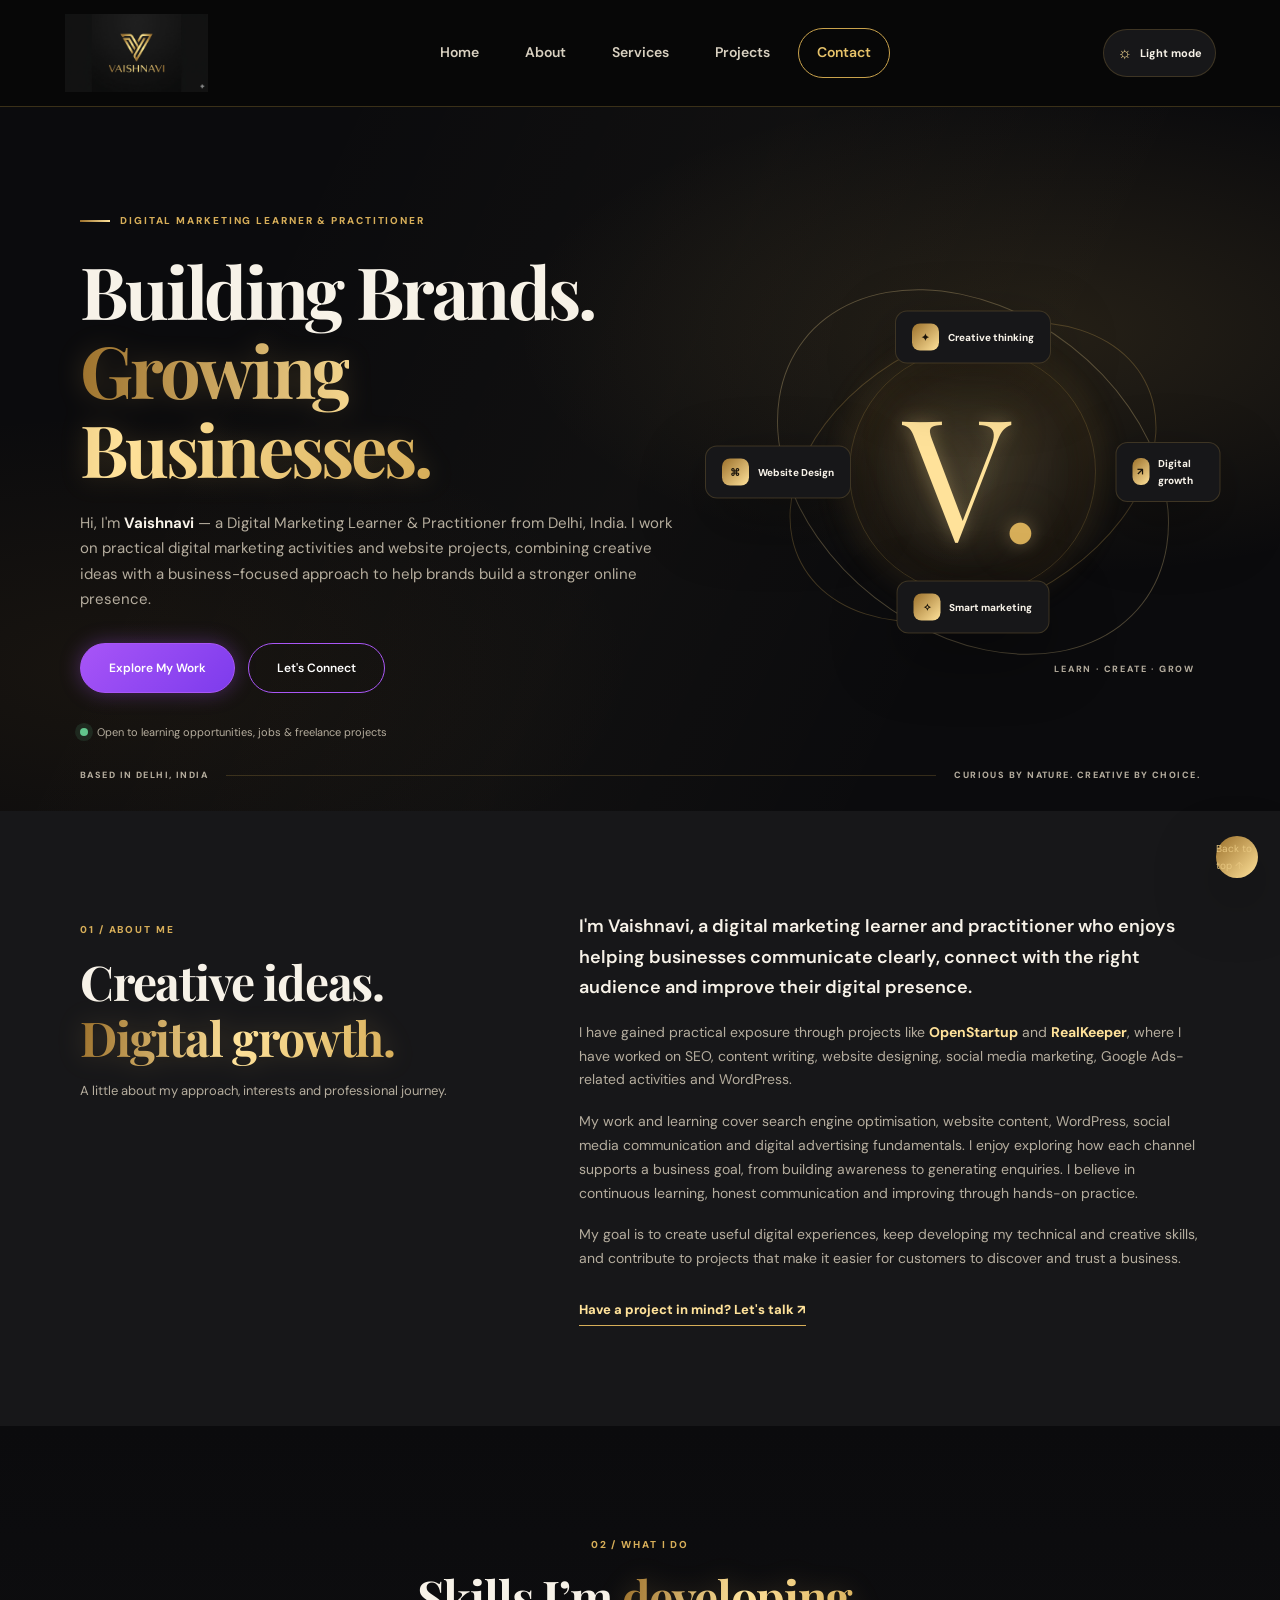
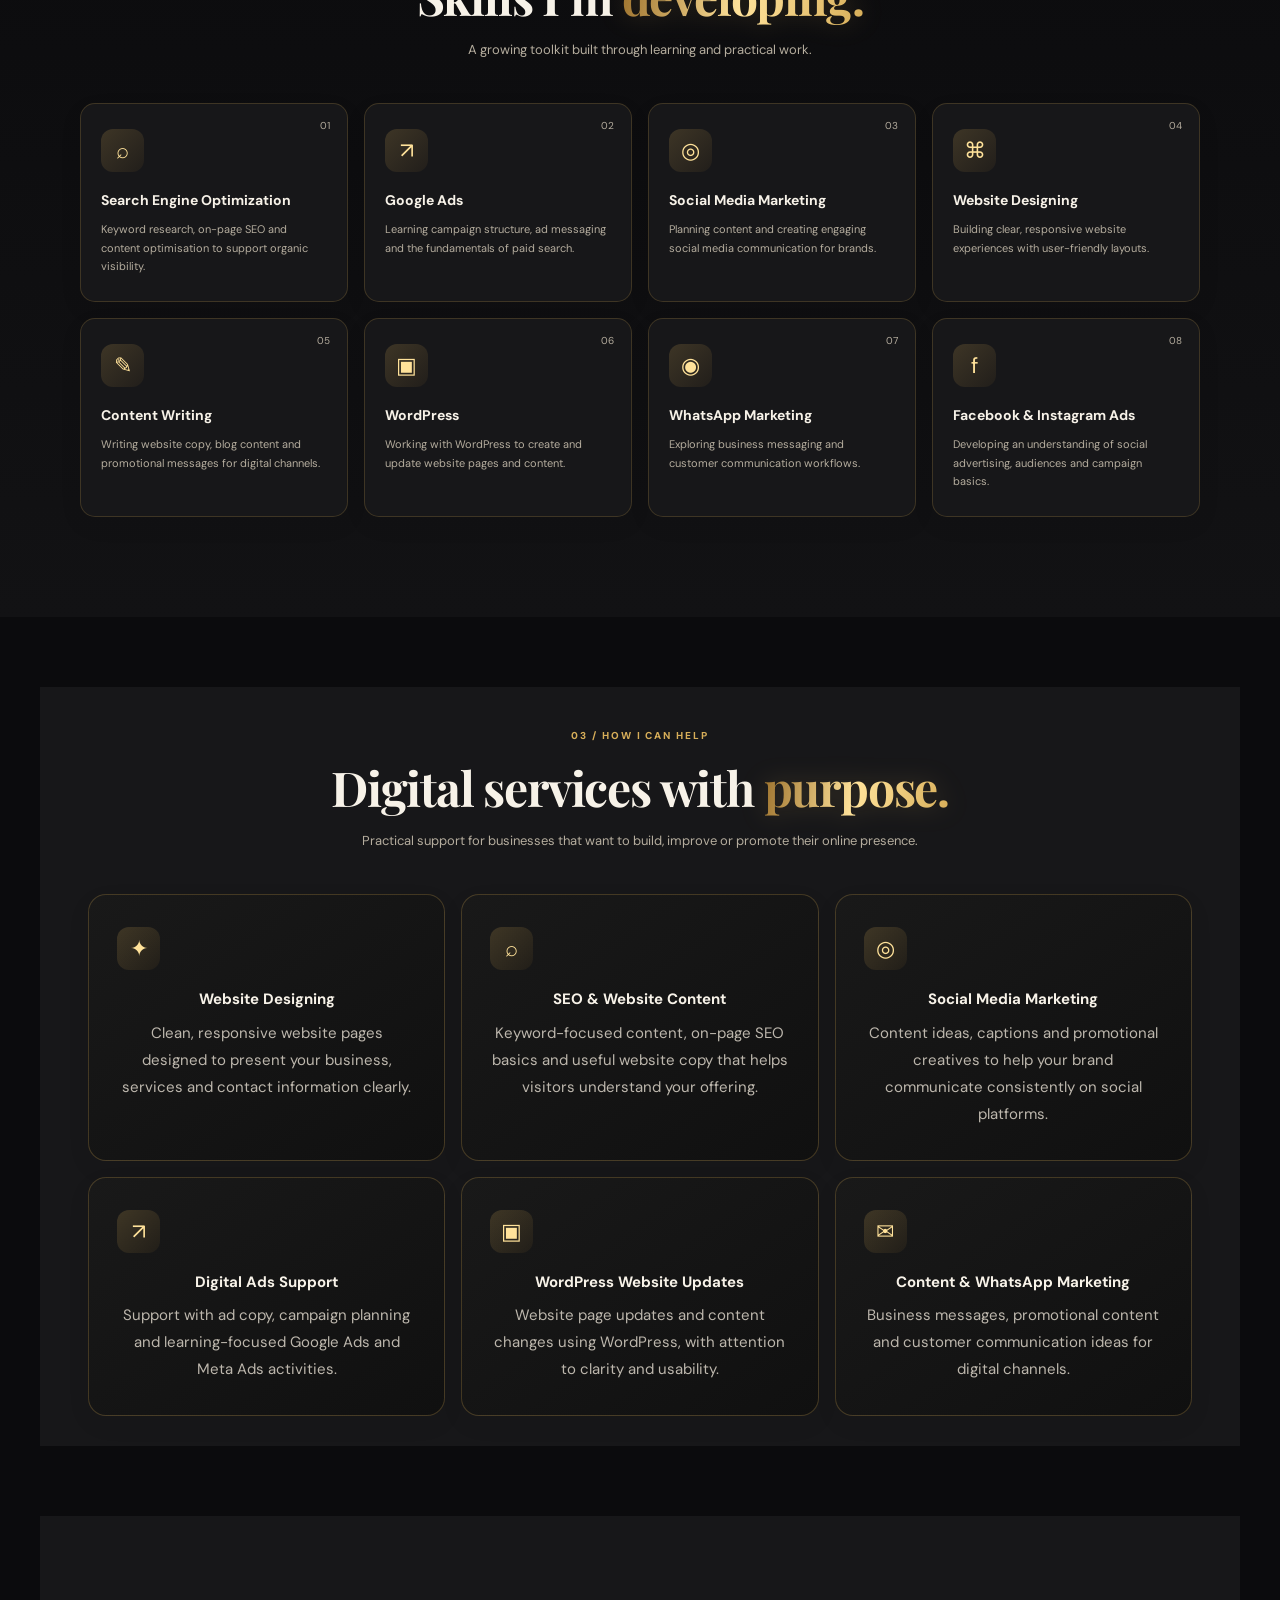
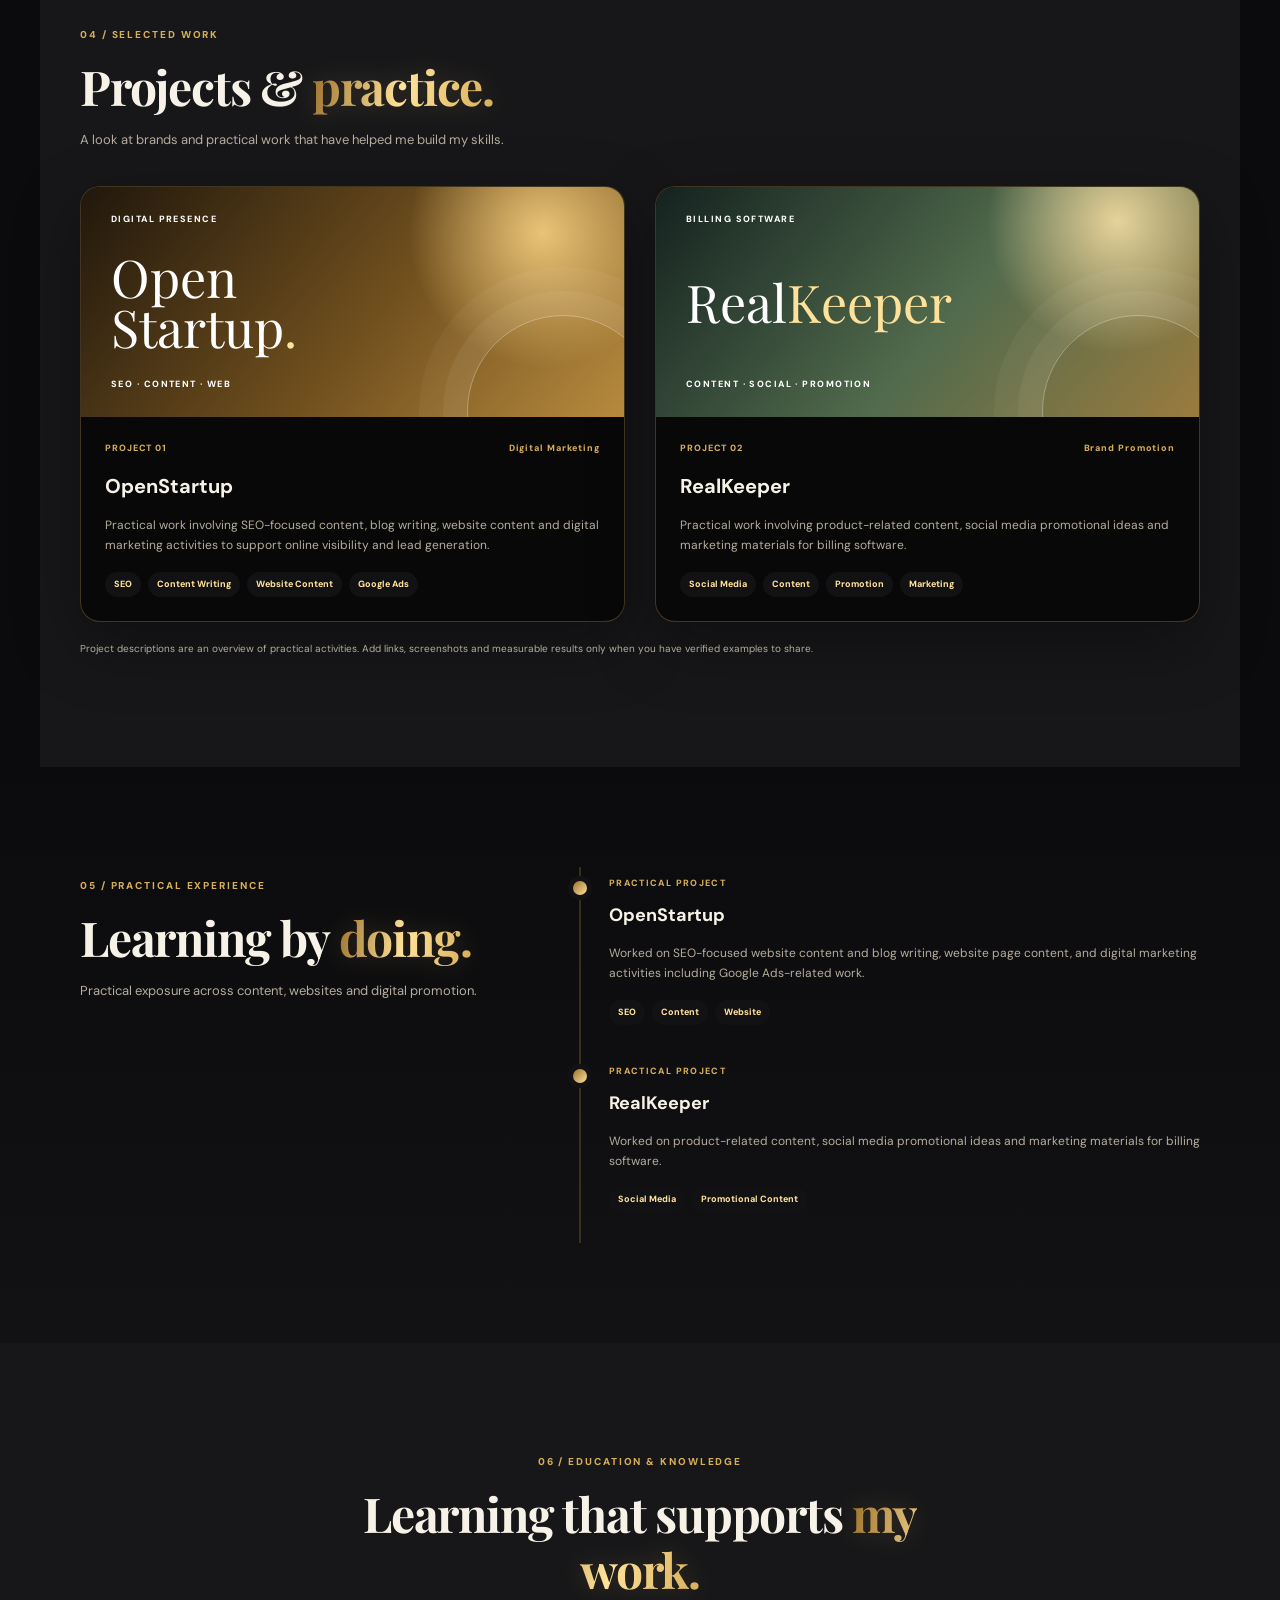
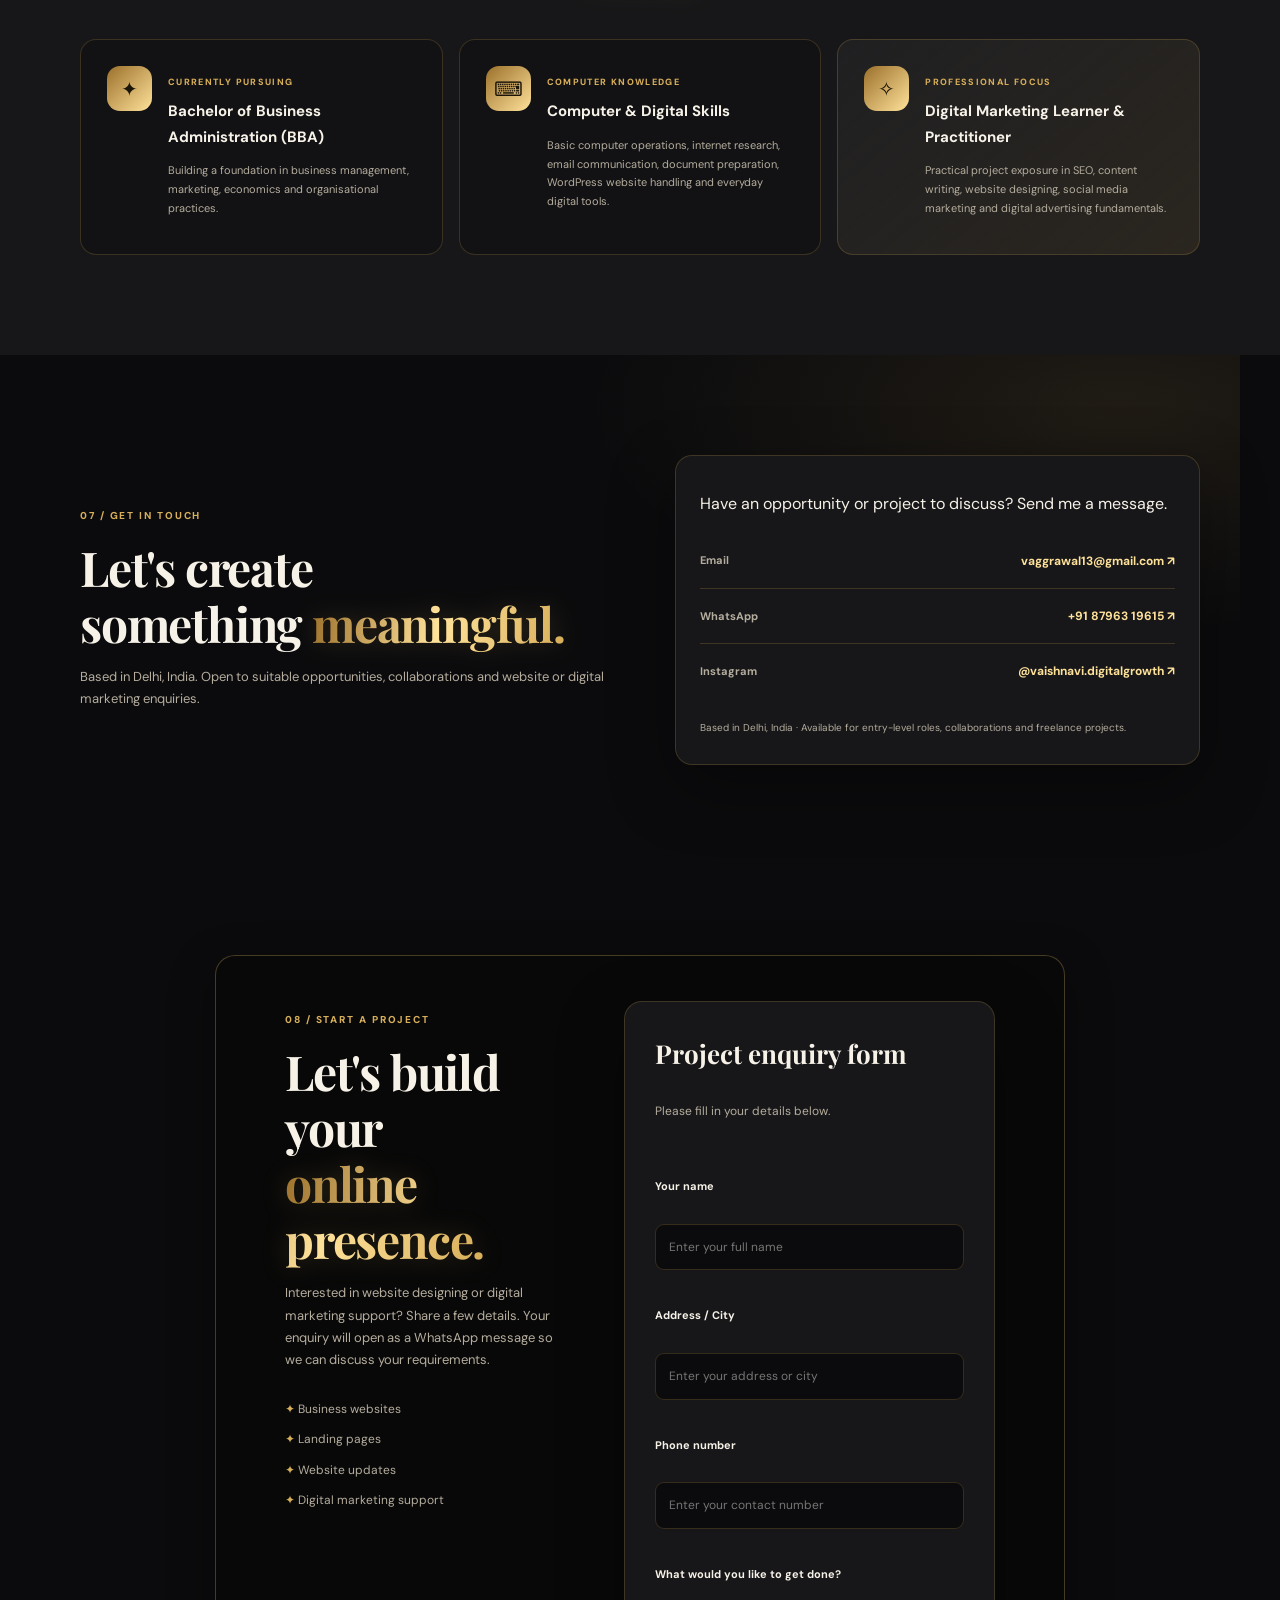
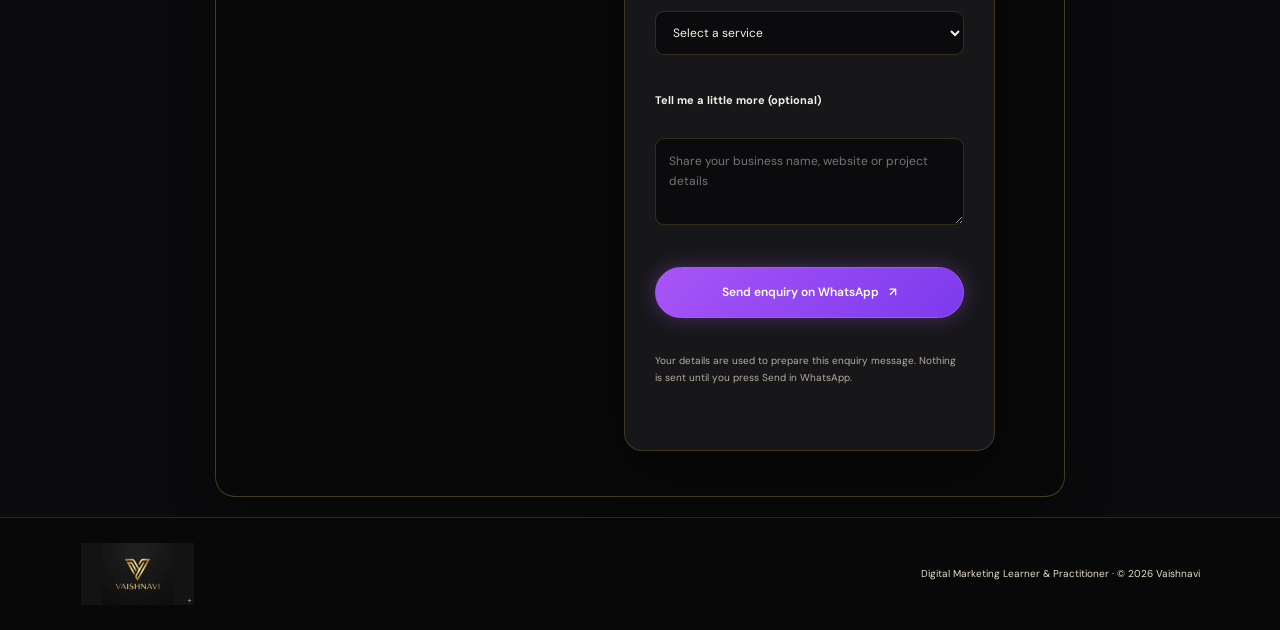
<file: index.html>
<!DOCTYPE html>
<html lang="en" data-theme="dark">
<head>
  <meta charset="UTF-8">
  <meta name="viewport" content="width=device-width, initial-scale=1.0">
  <meta name="description" content="Vaishnavi is a digital marketing learner and practitioner in Delhi, India, sharing practical work in website designing, SEO, WordPress, content writing and social media marketing." >
  <meta name="theme-color" content="#111111">
  <title>Vaishnavi | Digital Marketing & Website Design Portfolio | Delhi, India</title>
  <link rel="preconnect" href="https://fonts.googleapis.com">
  <link rel="preconnect" href="https://fonts.gstatic.com" crossorigin>
  <link href="https://fonts.googleapis.com/css2?family=DM+Sans:wght@400;500;600;700&family=Playfair+Display:wght@600;700&display=swap" rel="stylesheet">
  <link rel="stylesheet" href="style.css">
</head>
<body>
  <header class="site-header">
    <nav class="nav container" aria-label="Main navigation">
      <a class="brand brand-image" href="#home" aria-label="Vaishnavi home"><img src="vaishnavi-logo.jpg" alt="Vaishnavi gold monogram logo"></a>
      <button class="menu-toggle" id="menuToggle" aria-label="Open navigation" aria-expanded="false"><span></span><span></span><span></span></button>
      <div class="nav-links" id="navLinks">
<a href="index.html">Home</a>
<a href="about.html">About</a>
<a href="services.html">Services</a>
<a href="projects.html">Projects</a>
<a href="contact.html">Contact</a>
      </div>
      <button class="theme-toggle" id="themeToggle" type="button" aria-label="Switch to light theme"><span class="theme-icon">☼</span><span class="theme-label">Light mode</span></button>
    </nav>
  </header>

  <main>
    <section class="hero section" id="home">
      <div class="container hero-grid">
        <div class="hero-copy">
          <p class="eyebrow"><span class="eyebrow-line"></span> DIGITAL MARKETING LEARNER & PRACTITIONER</p>
<h1>Building Brands.<br><span class="gold-text">Growing Businesses.</span></h1>      
          <p class="hero-intro">Hi, I'm <strong>Vaishnavi</strong> — a Digital Marketing Learner & Practitioner from Delhi, India. I work on practical digital marketing activities and website projects, combining creative ideas with a business-focused approach to help brands build a stronger online presence.</p>
          <div class="hero-actions">

<a href="#projects" class="btn btn-primary">Explore My Work</a>

<a href="#contact" class="btn btn-secondary">Let's Connect</a>
          </div>
          <div class="hero-note"><span class="availability-dot"></span> Open to learning opportunities, jobs & freelance projects</div>
        </div>
        <div class="hero-visual" aria-label="Decorative gold portfolio graphic">
          <div class="orbit orbit-one"></div><div class="orbit orbit-two"></div>
          <div class="hero-monogram">V<span>.</span></div>


<div class="card-orbit-track">

  <div class="floating-card orbit-card card-top">
    <span class="mini-icon">✦</span>
    <span>Creative thinking</span>
  </div>

  <div class="floating-card orbit-card card-bottom">
    <span class="mini-icon">↗</span>
    <span>Digital growth</span>
  </div>

  <div class="floating-card orbit-card card-third">
    <span class="mini-icon">✧</span>
    <span>Smart marketing</span>
  </div>

  <div class="floating-card orbit-card card-fourth">
    <span class="mini-icon">⌘</span>
    <span>Website Design</span>
  </div>

</div>
          <div class="visual-caption">LEARN · CREATE · GROW</div>
        </div>
      </div>
      <div class="container hero-bottom"><span>BASED IN DELHI, INDIA</span><span class="hero-bottom-line"></span><span>CURIOUS BY NATURE. CREATIVE BY CHOICE.</span></div>
    </section>

    <section class="section about-section" id="about">
      <div class="container two-column">
        <div class="section-heading">
          <p class="eyebrow">01 / ABOUT ME</p>
          <h2>Creative ideas.<br><span class="gold-text">Digital growth.</span></h2>
          <p class="section-kicker">A little about my approach, interests and professional journey.</p>
        </div>
        <div class="about-copy">
          <p class="lead">I'm Vaishnavi, a digital marketing learner and practitioner who enjoys helping businesses communicate clearly, connect with the right audience and improve their digital presence.</p>
          <p>I have gained practical exposure through projects like <strong>OpenStartup</strong> and <strong>RealKeeper</strong>, where I have worked on SEO, content writing, website designing, social media marketing, Google Ads-related activities and WordPress.</p>
          <p>My work and learning cover search engine optimisation, website content, WordPress, social media communication and digital advertising fundamentals. I enjoy exploring how each channel supports a business goal, from building awareness to generating enquiries. I believe in continuous learning, honest communication and improving through hands-on practice.</p>
          <p>My goal is to create useful digital experiences, keep developing my technical and creative skills, and contribute to projects that make it easier for customers to discover and trust a business.</p>
          <a class="text-link" href="#contact">Have a project in mind? <span>Let's talk ↗</span></a>
        </div>
      </div>
    </section>

    <section class="section skills-section" id="skills">
      <div class="container">
        <div class="section-heading centered">
          <p class="eyebrow">02 / WHAT I DO</p>
          <h2>Skills I’m <span class="gold-text">developing.</span></h2>
          <p class="section-kicker">A growing toolkit built through learning and practical work.</p>
        </div>
        <div class="skills-grid">
          <article class="skill-card"><span class="skill-number">01</span><div class="skill-symbol">⌕</div><h3>Search Engine Optimization</h3><p>Keyword research, on-page SEO and content optimisation to support organic visibility.</p></article>
          <article class="skill-card"><span class="skill-number">02</span><div class="skill-symbol">↗</div><h3>Google Ads</h3><p>Learning campaign structure, ad messaging and the fundamentals of paid search.</p></article>
          <article class="skill-card"><span class="skill-number">03</span><div class="skill-symbol">◎</div><h3>Social Media Marketing</h3><p>Planning content and creating engaging social media communication for brands.</p></article>
          <article class="skill-card"><span class="skill-number">04</span><div class="skill-symbol">⌘</div><h3>Website Designing</h3><p>Building clear, responsive website experiences with user-friendly layouts.</p></article>
          <article class="skill-card"><span class="skill-number">05</span><div class="skill-symbol">✎</div><h3>Content Writing</h3><p>Writing website copy, blog content and promotional messages for digital channels.</p></article>
          <article class="skill-card"><span class="skill-number">06</span><div class="skill-symbol">▣</div><h3>WordPress</h3><p>Working with WordPress to create and update website pages and content.</p></article>
          <article class="skill-card"><span class="skill-number">07</span><div class="skill-symbol">◉</div><h3>WhatsApp Marketing</h3><p>Exploring business messaging and customer communication workflows.</p></article>
          <article class="skill-card"><span class="skill-number">08</span><div class="skill-symbol">f</div><h3>Facebook & Instagram Ads</h3><p>Developing an understanding of social advertising, audiences and campaign basics.</p></article>
        </div>
      </div>
    </section>


    <section class="section services-section" id="services">
      <div class="container">
        <div class="section-heading centered">
          <p class="eyebrow">03 / HOW I CAN HELP</p>
          <h2>Digital services with <span class="gold-text">purpose.</span></h2>
          <p class="section-kicker">Practical support for businesses that want to build, improve or promote their online presence.</p>
        </div>
        <div class="services-grid">
          <article class="service-card"><span class="service-icon">✦</span><h3>Website Designing</h3><p>Clean, responsive website pages designed to present your business, services and contact information clearly.</p></article>
          <article class="service-card"><span class="service-icon">⌕</span><h3>SEO & Website Content</h3><p>Keyword-focused content, on-page SEO basics and useful website copy that helps visitors understand your offering.</p></article>
          <article class="service-card"><span class="service-icon">◎</span><h3>Social Media Marketing</h3><p>Content ideas, captions and promotional creatives to help your brand communicate consistently on social platforms.</p></article>
          <article class="service-card"><span class="service-icon">↗</span><h3>Digital Ads Support</h3><p>Support with ad copy, campaign planning and learning-focused Google Ads and Meta Ads activities.</p></article>
          <article class="service-card"><span class="service-icon">▣</span><h3>WordPress Website Updates</h3><p>Website page updates and content changes using WordPress, with attention to clarity and usability.</p></article>
          <article class="service-card"><span class="service-icon">✉</span><h3>Content & WhatsApp Marketing</h3><p>Business messages, promotional content and customer communication ideas for digital channels.</p></article>
        </div>
      </div>
    </section>

    <section class="section projects-section" id="projects">
      <div class="container">
        <div class="section-heading">
          <p class="eyebrow">04 / SELECTED WORK</p>
          <h2>Projects & <span class="gold-text">practice.</span></h2>
          <p class="section-kicker">A look at brands and practical work that have helped me build my skills.</p>
        </div>
        <div class="projects-grid">
          <article class="project-card">
            <div class="project-art startup-art"><span class="project-art-label">DIGITAL PRESENCE</span><span class="project-art-title">Open<br>Startup<span>.</span></span><span class="project-art-bottom">SEO · CONTENT · WEB</span></div>
            <div class="project-info"><div class="project-meta"><span>PROJECT 01</span><span>Digital Marketing</span></div><h3>OpenStartup</h3><p>Practical work involving SEO-focused content, blog writing, website content and digital marketing activities to support online visibility and lead generation.</p><div class="tag-row"><span>SEO</span><span>Content Writing</span><span>Website Content</span><span>Google Ads</span></div></div>
          </article>
          <article class="project-card">
            <div class="project-art keeper-art"><span class="project-art-label">BILLING SOFTWARE</span><span class="project-art-title">Real<span>Keeper</span></span><span class="project-art-bottom">CONTENT · SOCIAL · PROMOTION</span></div>
            <div class="project-info"><div class="project-meta"><span>PROJECT 02</span><span>Brand Promotion</span></div><h3>RealKeeper</h3><p>Practical work involving product-related content, social media promotional ideas and marketing materials for billing software.</p><div class="tag-row"><span>Social Media</span><span>Content</span><span>Promotion</span><span>Marketing</span></div></div>
          </article>
        </div>
        <p class="project-disclaimer">Project descriptions are an overview of practical activities. Add links, screenshots and measurable results only when you have verified examples to share.</p>
      </div>
    </section>

    <section class="section experience-section" id="experience">
      <div class="container two-column">
        <div class="section-heading">
          <p class="eyebrow">05 / PRACTICAL EXPERIENCE</p>
          <h2>Learning by <span class="gold-text">doing.</span></h2>
          <p class="section-kicker">Practical exposure across content, websites and digital promotion.</p>
        </div>
        <div class="timeline">
          <article class="timeline-item"><span class="timeline-dot"></span><p class="timeline-label">PRACTICAL PROJECT</p><h3>OpenStartup</h3><p>Worked on SEO-focused website content and blog writing, website page content, and digital marketing activities including Google Ads-related work.</p><div class="tag-row"><span>SEO</span><span>Content</span><span>Website</span></div></article>
          <article class="timeline-item"><span class="timeline-dot"></span><p class="timeline-label">PRACTICAL PROJECT</p><h3>RealKeeper</h3><p>Worked on product-related content, social media promotional ideas and marketing materials for billing software.</p><div class="tag-row"><span>Social Media</span><span>Promotional Content</span></div></article>
        </div>
      </div>
    </section>

    <section class="section education-section" id="education">
      <div class="container">
        <div class="section-heading centered">
          <p class="eyebrow">06 / EDUCATION & KNOWLEDGE</p>
          <h2>Learning that supports <span class="gold-text">my work.</span></h2>
        </div>
        <div class="education-grid">
          <article class="education-card">
            <span class="education-icon">✦</span>
            <div><p class="timeline-label">CURRENTLY PURSUING</p><h3>Bachelor of Business Administration (BBA)</h3><p>Building a foundation in business management, marketing, economics and organisational practices.</p></div>
          </article>
          <article class="education-card">
            <span class="education-icon">⌨</span>
            <div><p class="timeline-label">COMPUTER KNOWLEDGE</p><h3>Computer & Digital Skills</h3><p>Basic computer operations, internet research, email communication, document preparation, WordPress website handling and everyday digital tools.</p></div>
          </article>
          <article class="education-card education-highlight">
            <span class="education-icon">✧</span>
            <div><p class="timeline-label">PROFESSIONAL FOCUS</p><h3>Digital Marketing Learner & Practitioner</h3><p>Practical project exposure in SEO, content writing, website designing, social media marketing and digital advertising fundamentals.</p></div>
          </article>
        </div>
      </div>
    </section>

    <section class="section contact-section" id="contact">
      <div class="container contact-wrap">
        <div class="section-heading">
          <p class="eyebrow">07 / GET IN TOUCH</p>
          <h2>Let's create<br>something <span class="gold-text">meaningful.</span></h2>
          <p class="section-kicker">Based in Delhi, India. Open to suitable opportunities, collaborations and website or digital marketing enquiries.</p>
        </div>
        <div class="contact-panel">
          <p>Have an opportunity or project to discuss? Send me a message.</p>
          <a class="contact-link" href="mailto:vaggrawal13@gmail.com"><span>Email</span><strong>vaggrawal13@gmail.com ↗</strong></a>
          <a class="contact-link" href="https://wa.me/918796319615" target="_blank" rel="noopener noreferrer"><span>WhatsApp</span><strong>+91 87963 19615 ↗</strong></a>
          <a class="contact-link" href="https://www.instagram.com/vaishnavi.digitalgrowth/" target="_blank" rel="noopener noreferrer"><span>Instagram</span><strong>@vaishnavi.digitalgrowth ↗</strong></a>
          <p class="contact-note">Based in Delhi, India · Available for entry-level roles, collaborations and freelance projects.</p>
        </div>
      </div>
    </section>

    <section class="section enquiry-section" id="enquiry">
      <div class="container enquiry-wrap">
        <div class="section-heading">
          <p class="eyebrow">08 / START A PROJECT</p>
          <h2>Let's build your<br><span class="gold-text">online presence.</span></h2>
          <p class="section-kicker">Interested in website designing or digital marketing support? Share a few details. Your enquiry will open as a WhatsApp message so we can discuss your requirements.</p>
          <div class="enquiry-points"><span>✦ Business websites</span><span>✦ Landing pages</span><span>✦ Website updates</span><span>✦ Digital marketing support</span></div>
        </div>
        <form class="enquiry-form" id="enquiryForm">
          <h3>Project enquiry form</h3>
          <p class="form-intro">Please fill in your details below.</p>
          <label for="visitorName">Your name</label>
          <input id="visitorName" name="name" type="text" placeholder="Enter your full name" required>
          <label for="visitorAddress">Address / City</label>
          <input id="visitorAddress" name="address" type="text" placeholder="Enter your address or city" required>
          <label for="visitorPhone">Phone number</label>
          <input id="visitorPhone" name="phone" type="tel" inputmode="tel" pattern="[0-9+() -]{8,18}" placeholder="Enter your contact number" required>
          <label for="visitorService">What would you like to get done?</label>
          <select id="visitorService" name="service" required>
            <option value="">Select a service</option>
            <option>New business website</option>
            <option>Website redesign</option>
            <option>Landing page</option>
            <option>WordPress website or updates</option>
            <option>SEO and website content</option>
            <option>Social media marketing</option>
            <option>Google Ads / Meta Ads support</option>
            <option>Other requirement</option>
          </select>
          <label for="visitorMessage">Tell me a little more (optional)</label>
          <textarea id="visitorMessage" name="message" rows="3" placeholder="Share your business name, website or project details"></textarea>
          <button class="btn btn-primary form-submit" type="submit">Send enquiry on WhatsApp <span>↗</span></button>
          <p class="form-privacy">Your details are used to prepare this enquiry message. Nothing is sent until you press Send in WhatsApp.</p>
          <p class="form-status" id="formStatus" role="status" aria-live="polite"></p>
        </form>
      </div>
    </section>


  </main>

  <footer class="footer"><div class="container footer-inner"><a class="brand brand-image footer-brand" href="#home"><img src="vaishnavi-logo.jpg" alt="Vaishnavi logo"></a><p>Digital Marketing Learner & Practitioner · © <span id="year"></span> Vaishnavi</p><a class="back-top" href="#home">Back to top ↑</a></div></footer>
  <script src="script.js"></script>
</body>
</html>
</file>
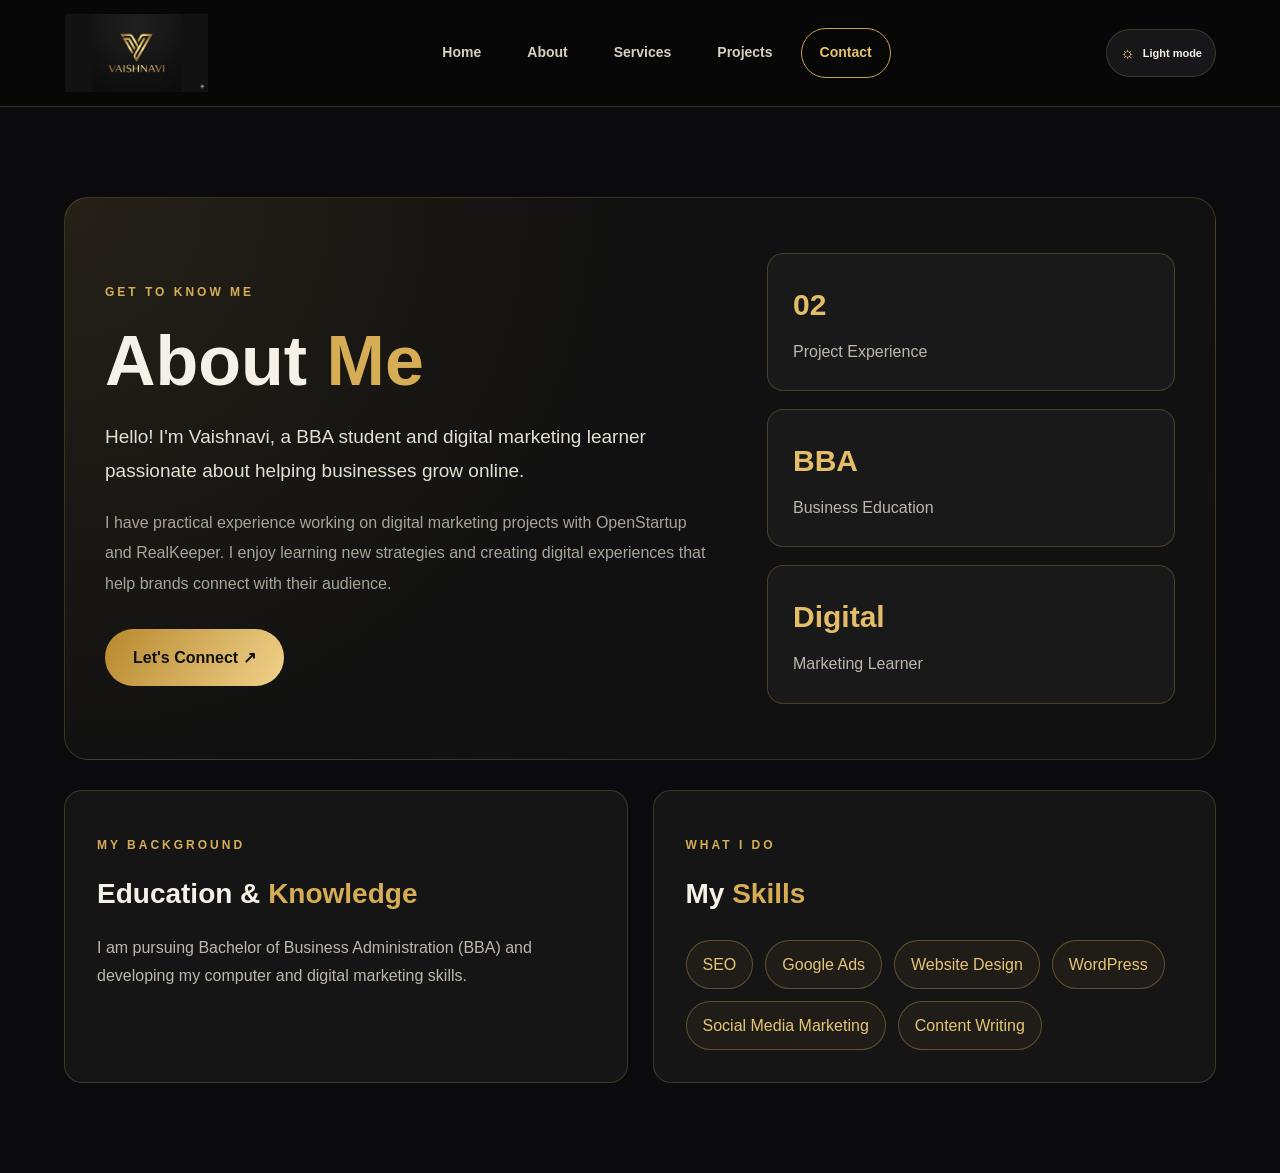
<file: about.html>
<!DOCTYPE html>
<html lang="en">
<head>
  <meta charset="UTF-8">
  <meta name="viewport" content="width=device-width, initial-scale=1.0">

  <title>About Vaishnavi | Digital Marketing</title>

  <link rel="stylesheet" href="style.css">
</head>

<body>

   <header class="site-header">
    <nav class="nav container" aria-label="Main navigation">
      <a class="brand brand-image" href="#home" aria-label="Vaishnavi home"><img src="vaishnavi-logo.jpg" alt="Vaishnavi gold monogram logo"></a>
      <button class="menu-toggle" id="menuToggle" aria-label="Open navigation" aria-expanded="false"><span></span><span></span><span></span></button>
      <div class="nav-links" id="navLinks">
<a href="index.html">Home</a>
<a href="about.html">About</a>
<a href="services.html">Services</a>
<a href="projects.html">Projects</a>
<a href="contact.html">Contact</a>
      </div>
      <button class="theme-toggle" id="themeToggle" type="button" aria-label="Switch to light theme"><span class="theme-icon">☼</span><span class="theme-label">Light mode</span></button>
    </nav>
  </header>


<section class="about-page">
  <div class="about-hero">
    <div class="about-intro">
      <p class="about-eyebrow">GET TO KNOW ME</p>

      <h1>
        About <span>Me</span>
      </h1>

      <p class="about-lead">
        Hello! I'm Vaishnavi, a BBA student and digital
        marketing learner passionate about helping
        businesses grow online.
      </p>

      <p class="about-description">
        I have practical experience working on digital
        marketing projects with OpenStartup and RealKeeper.
        I enjoy learning new strategies and creating digital
        experiences that help brands connect with their audience.
      </p>

      <a href="contact.html" class="about-button">
        Let's Connect ↗
      </a>
    </div>

    <div class="about-highlight">
      <div class="about-highlight-card">
        <span class="highlight-number">02</span>
        <p>Project Experience</p>
      </div>

      <div class="about-highlight-card">
        <span class="highlight-number">BBA</span>
        <p>Business Education</p>
      </div>

      <div class="about-highlight-card">
        <span class="highlight-number">Digital</span>
        <p>Marketing Learner</p>
      </div>
    </div>
  </div>

  <div class="about-details">
    <div class="about-info-card">
      <p class="about-eyebrow">MY BACKGROUND</p>
      <h2>Education & <span>Knowledge</span></h2>
      <p>
        I am pursuing Bachelor of Business Administration
        (BBA) and developing my computer and digital
        marketing skills.
      </p>
    </div>

    <div class="about-info-card">
      <p class="about-eyebrow">WHAT I DO</p>
      <h2>My <span>Skills</span></h2>

      <div class="about-skill-list">
        <span>SEO</span>
        <span>Google Ads</span>
        <span>Website Design</span>
        <span>WordPress</span>
        <span>Social Media Marketing</span>
        <span>Content Writing</span>
      </div>
    </div>
  </div>
</section>
</body>
</html>
</file>
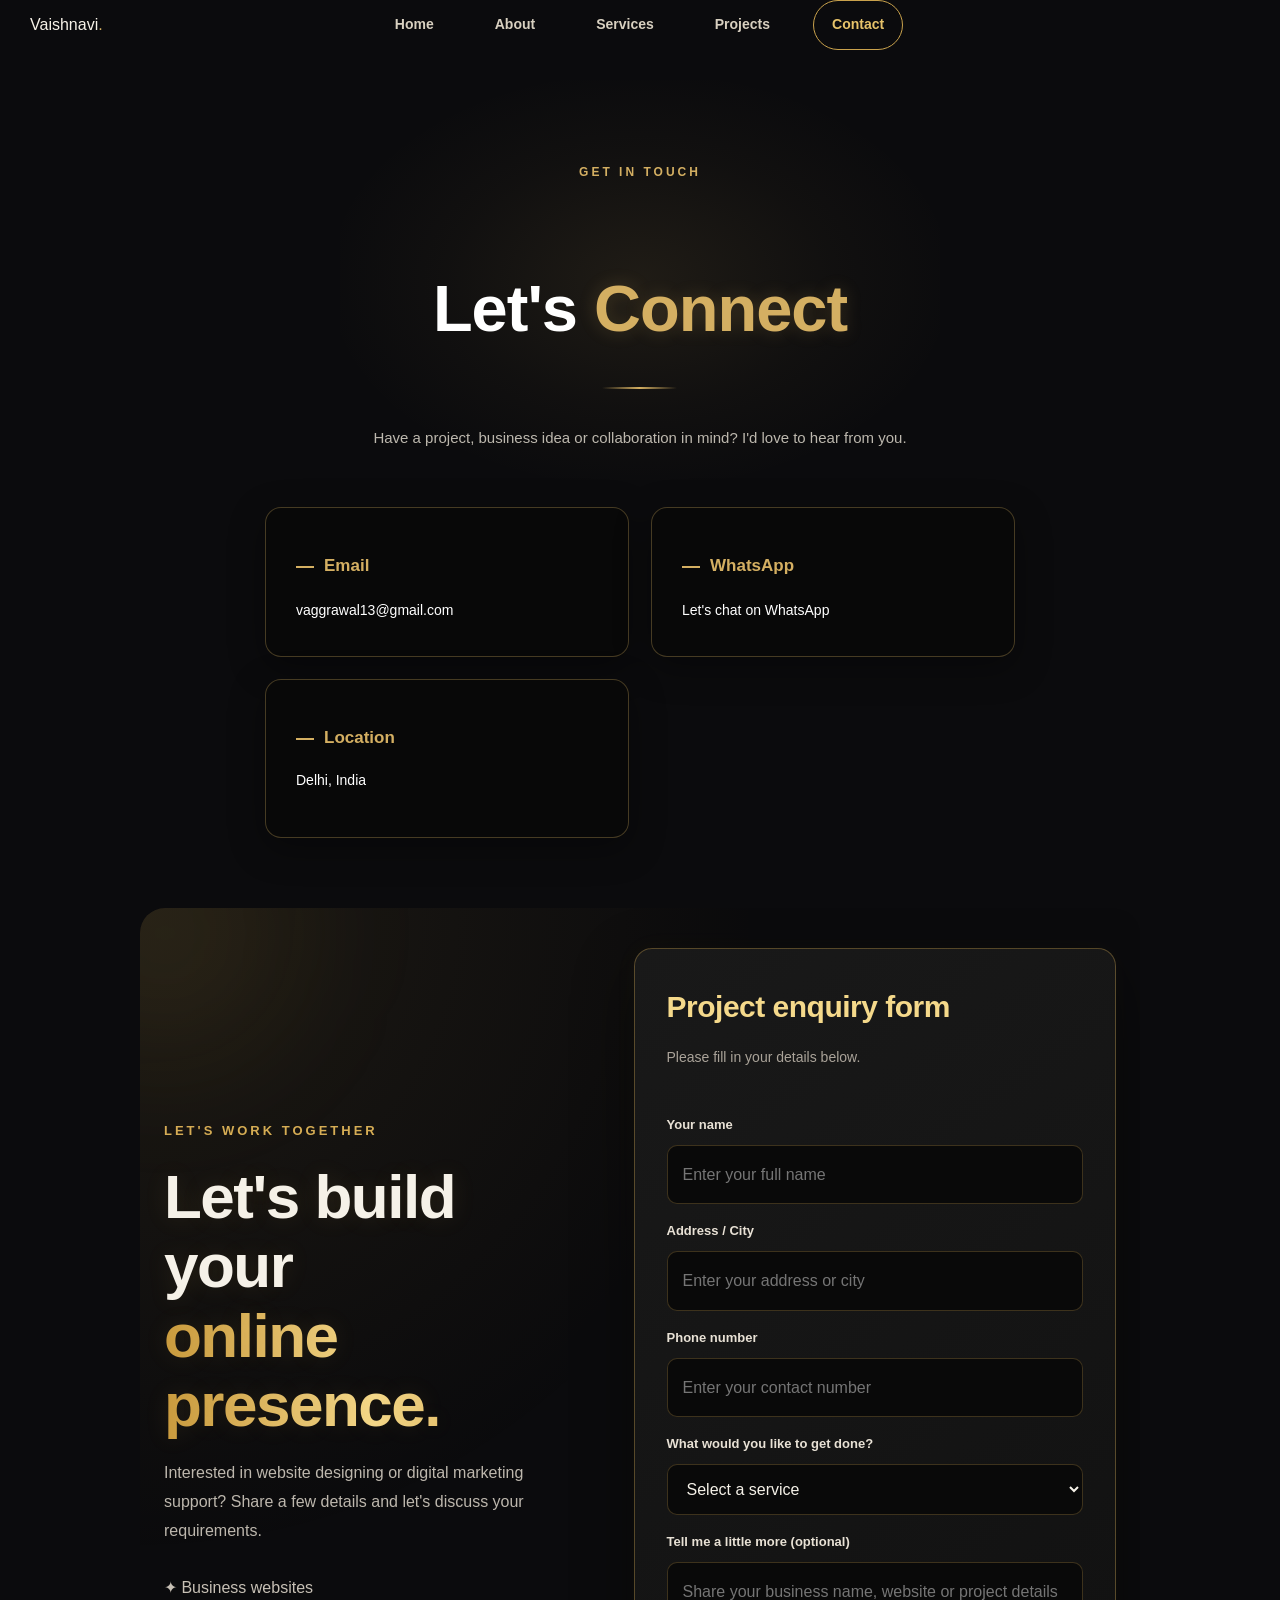
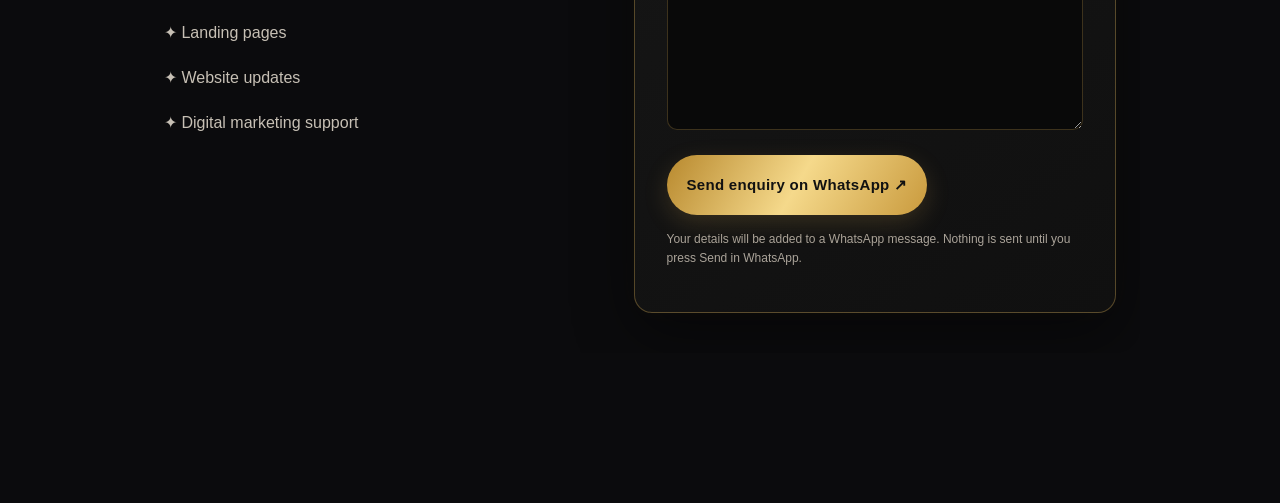
<file: contact.html>
<!DOCTYPE html>
<html lang="en">
<head>
  <meta charset="UTF-8">
  <meta name="viewport" content="width=device-width, initial-scale=1.0">
  <title>Contact | Vaishnavi Aggarwal</title>
  <link rel="stylesheet" href="style.css">
</head>

<body>

  <nav class="navbar">
    <a href="index.html" class="logo">
      Vaishnavi<span class="gold-text">.</span>
    </a>

    <div class="nav-links" id="navLinks">
      <a href="index.html">Home</a>
      <a href="about.html">About</a>
      <a href="services.html">Services</a>
      <a href="projects.html">Projects</a>
      <a href="contact.html">Contact</a>
    </div>
  </nav>

  <main class="contact-page">

    <section class="contact-heading">
      <p class="contact-label">GET IN TOUCH</p>

      <h1>
        Let's <span class="gold-text">Connect</span>
      </h1>

      <p>
        Have a project, business idea or collaboration in mind?
        I'd love to hear from you.
      </p>
    </section>

    <section class="contact-card">

      <div class="contact-item">
        <h2>Email</h2>
        <a href="mailto:vaggrawal13@gmail.com">
          vaggrawal13@gmail.com
        </a>
      </div>

      <div class="contact-item">
        <h2>WhatsApp</h2>
        <a href="https://wa.me/918796319615"
           target="_blank"
           rel="noopener noreferrer">
          Let's chat on WhatsApp
        </a>
      </div>

      <div class="contact-item">
        <h2>Location</h2>
        <p>Delhi, India</p>
      </div>

    </section>

<section class="portfolio-enquiry" id="enquiry">
  <div class="enquiry-intro">
    <p class="enquiry-label">LET'S WORK TOGETHER</p>
    <h1>Let's build your <span>online presence.</span></h1>
    <p class="enquiry-description">
      Interested in website designing or digital marketing support?
      Share a few details and let's discuss your requirements.
    </p>
    <ul class="enquiry-services">
      <li>✦ Business websites</li>
      <li>✦ Landing pages</li>
      <li>✦ Website updates</li>
      <li>✦ Digital marketing support</li>
    </ul>
  </div>

  <div class="enquiry-card">
    <h2>Project enquiry form</h2>
    <p class="enquiry-subtitle">Please fill in your details below.</p>

    <form id="whatsappEnquiryForm">
      <label for="enquiryName">Your name</label>
      <input type="text" id="enquiryName" placeholder="Enter your full name" required>

      <label for="enquiryAddress">Address / City</label>
      <input type="text" id="enquiryAddress" placeholder="Enter your address or city" required>

      <label for="enquiryPhone">Phone number</label>
      <input type="tel" id="enquiryPhone" placeholder="Enter your contact number" required>

      <label for="enquiryService">What would you like to get done?</label>
      <select id="enquiryService" required>
        <option value="">Select a service</option>
        <option>Website Design</option>
        <option>Landing Page</option>
        <option>SEO Services</option>
        <option>Google Ads</option>
        <option>Social Media Marketing</option>
        <option>WordPress Website</option>
        <option>Content Writing</option>
        <option>Other</option>
      </select>

      <label for="enquiryDetails">Tell me a little more (optional)</label>
      <textarea id="enquiryDetails" placeholder="Share your business name, website or project details" rows="5"></textarea>

      <button type="submit" class="enquiry-submit">
        Send enquiry on WhatsApp ↗
      </button>

      <p class="enquiry-note">
        Your details will be added to a WhatsApp message.
        Nothing is sent until you press Send in WhatsApp.
      </p>
    </form>
  </div>
</section>

  </main>

<script>
document.getElementById("whatsappEnquiryForm").addEventListener("submit", function(event) {
  event.preventDefault();

  const name = document.getElementById("enquiryName").value.trim();
  const address = document.getElementById("enquiryAddress").value.trim();
  const phone = document.getElementById("enquiryPhone").value.trim();
  const service = document.getElementById("enquiryService").value;
  const details = document.getElementById("enquiryDetails").value.trim();

  const message =
    "Hello Vaishnavi! I am interested in your services.\n\n" +
    "Name: " + name + "\n" +
    "Address / City: " + address + "\n" +
    "Phone: " + phone + "\n" +
    "Service: " + service + "\n" +
    "Project Details: " + details;

  const whatsappNumber = "918796319615";

  const whatsappURL =
    "https://wa.me/" + whatsappNumber + "?text=" + encodeURIComponent(message);

  window.open(whatsappURL, "_blank");
});
</script>

</body>
</html>
</file>
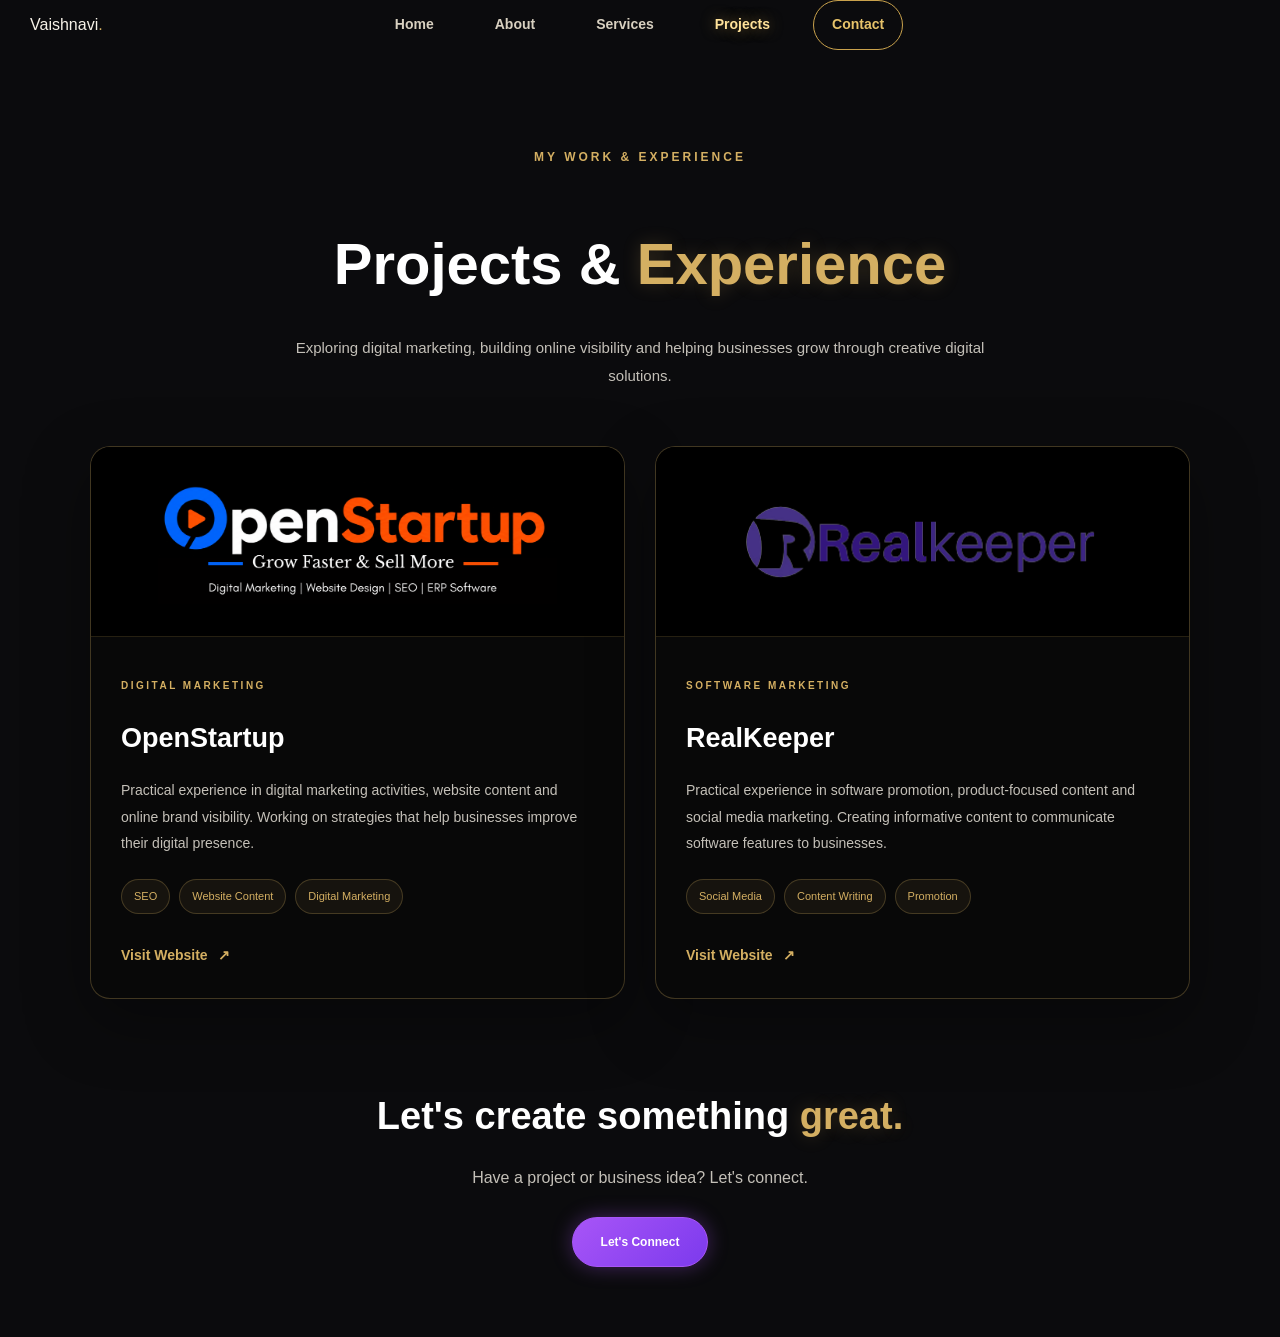
<file: projects.html>
<!DOCTYPE html>
<html lang="en">
<head>
  <meta charset="UTF-8">
  <meta name="viewport" content="width=device-width, initial-scale=1.0">

  <title>Projects | Vaishnavi Aggarwal</title>

  <link rel="stylesheet" href="style.css">
</head>

<body>

  <!-- NAVBAR -->
  <nav class="navbar">
    <a href="index.html" class="logo">
      Vaishnavi<span class="gold-text">.</span>
    </a>

    <div class="nav-links">
      <a href="index.html">Home</a>
      <a href="about.html">About</a>
      <a href="services.html">Services</a>
      <a href="projects.html" class="active">Projects</a>
      <a href="contact.html">Contact</a>
    </div>
  </nav>

  <!-- PROJECTS PAGE -->
  <main class="projects-page">

    <section class="projects-heading">
      <p class="projects-label">MY WORK & EXPERIENCE</p>

      <h1>
        Projects &amp; <span class="gold-text">Experience</span>
      </h1>

      <p class="projects-description">
        Exploring digital marketing, building online visibility
        and helping businesses grow through creative digital
        solutions.
      </p>
    </section>

    <!-- PROJECT CARDS -->
    <section class="projects-grid">

      <!-- OPENSTARTUP -->
      <article class="project-card">

        <div class="project-logo-area">
          <img
            src="openstartup-logo.png"
            alt="OpenStartup original logo"
            class="project-logo openstartup-logo"
          >
        </div>

        <div class="project-details">

          <p class="project-type">DIGITAL MARKETING</p>

          <h2>OpenStartup</h2>

          <p class="project-description">
            Practical experience in digital marketing activities,
            website content and online brand visibility.
            Working on strategies that help businesses improve
            their digital presence.
          </p>

          <div class="project-skills">
            <span>SEO</span>
            <span>Website Content</span>
            <span>Digital Marketing</span>
          </div>

          <a
            href="https://openstartup.in/"
            target="_blank"
            rel="noopener noreferrer"
            class="project-website-link"
          >
            Visit Website <span>↗</span>
          </a>

        </div>
      </article>

      <!-- REALKEEPER -->
      <article class="project-card">

        <div class="project-logo-area">
          <img
            src="realkeeper-logo.png"
            alt="RealKeeper original logo"
            class="project-logo realkeeper-logo"
          >
        </div>

        <div class="project-details">

          <p class="project-type">SOFTWARE MARKETING</p>

          <h2>RealKeeper</h2>

          <p class="project-description">
            Practical experience in software promotion,
            product-focused content and social media marketing.
            Creating informative content to communicate
            software features to businesses.
          </p>

          <div class="project-skills">
            <span>Social Media</span>
            <span>Content Writing</span>
            <span>Promotion</span>
          </div>

          <a
            href="https://realkeeper.in/"
            target="_blank"
            rel="noopener noreferrer"
            class="project-website-link"
          >
            Visit Website <span>↗</span>
          </a>

        </div>
      </article>

    </section>

    <!-- BOTTOM CTA -->
    <section class="projects-contact">
      <h2>
        Let's create something
        <span class="gold-text">great.</span>
      </h2>

      <p>
        Have a project or business idea? Let's connect.
      </p>

      <a href="contact.html" class="btn btn-primary">
        Let's Connect
      </a>
    </section>

  </main>

</body>
</html>
</file>
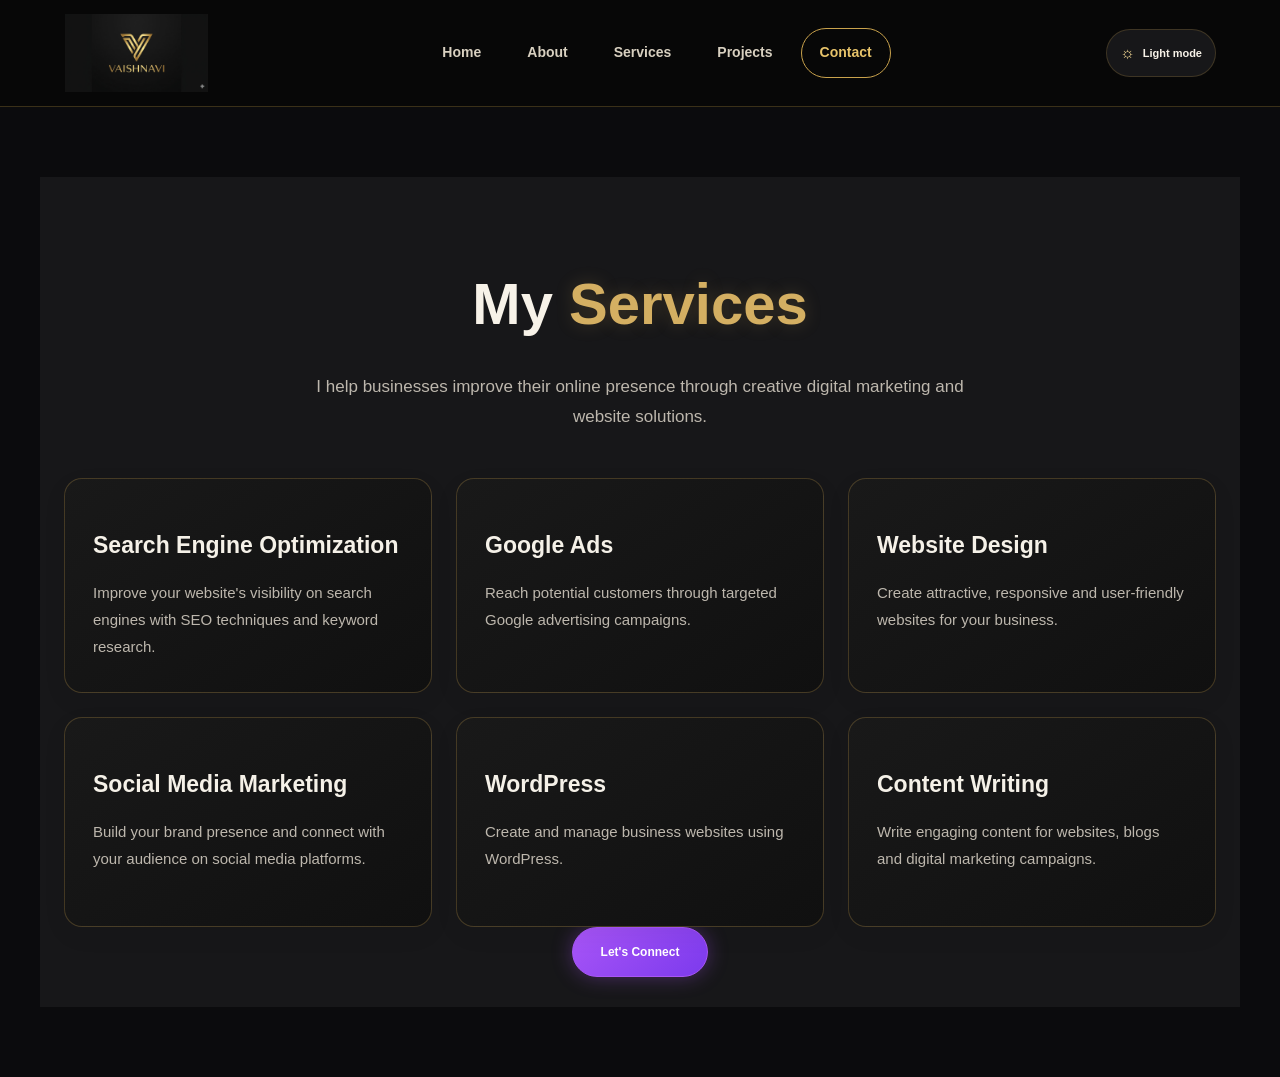
<file: services.html>
<!DOCTYPE html>
<html lang="en">
<head>
  <meta charset="UTF-8">
  <meta name="viewport" content="width=device-width, initial-scale=1.0">

  <title>Digital Marketing Services | Vaishnavi</title>

  <link rel="stylesheet" href="style.css">
</head>

<body>

   <header class="site-header">
    <nav class="nav container" aria-label="Main navigation">
      <a class="brand brand-image" href="#home" aria-label="Vaishnavi home"><img src="vaishnavi-logo.jpg" alt="Vaishnavi gold monogram logo"></a>
      <button class="menu-toggle" id="menuToggle" aria-label="Open navigation" aria-expanded="false"><span></span><span></span><span></span></button>
      <div class="nav-links" id="navLinks">
<a href="index.html">Home</a>
<a href="about.html">About</a>
<a href="services.html">Services</a>
<a href="projects.html">Projects</a>
<a href="contact.html">Contact</a>
      </div>
      <button class="theme-toggle" id="themeToggle" type="button" aria-label="Switch to light theme"><span class="theme-icon">☼</span><span class="theme-label">Light mode</span></button>
    </nav>
  </header>

  <section class="services-section">
    <h1>My <span class="gold-text">Services</span></h1>

    <p>
      I help businesses improve their online presence through
      creative digital marketing and website solutions.
    </p>

    <div class="services-container">

      <div class="service-card">
        <h2>Search Engine Optimization</h2>
        <p>
          Improve your website's visibility on search engines
          with SEO techniques and keyword research.
        </p>
      </div>

      <div class="service-card">
        <h2>Google Ads</h2>
        <p>
          Reach potential customers through targeted Google
          advertising campaigns.
        </p>
      </div>

      <div class="service-card">
        <h2>Website Design</h2>
        <p>
          Create attractive, responsive and user-friendly
          websites for your business.
        </p>
      </div>

      <div class="service-card">
        <h2>Social Media Marketing</h2>
        <p>
          Build your brand presence and connect with your
          audience on social media platforms.
        </p>
      </div>

      <div class="service-card">
        <h2>WordPress</h2>
        <p>
          Create and manage business websites using
          WordPress.
        </p>
      </div>

      <div class="service-card">
        <h2>Content Writing</h2>
        <p>
          Write engaging content for websites, blogs
          and digital marketing campaigns.
        </p>
      </div>

    </div>

    <a href="contact.html" class="btn btn-primary">
      Let's Connect
    </a>
  </section>

</body>
</html>
</file>
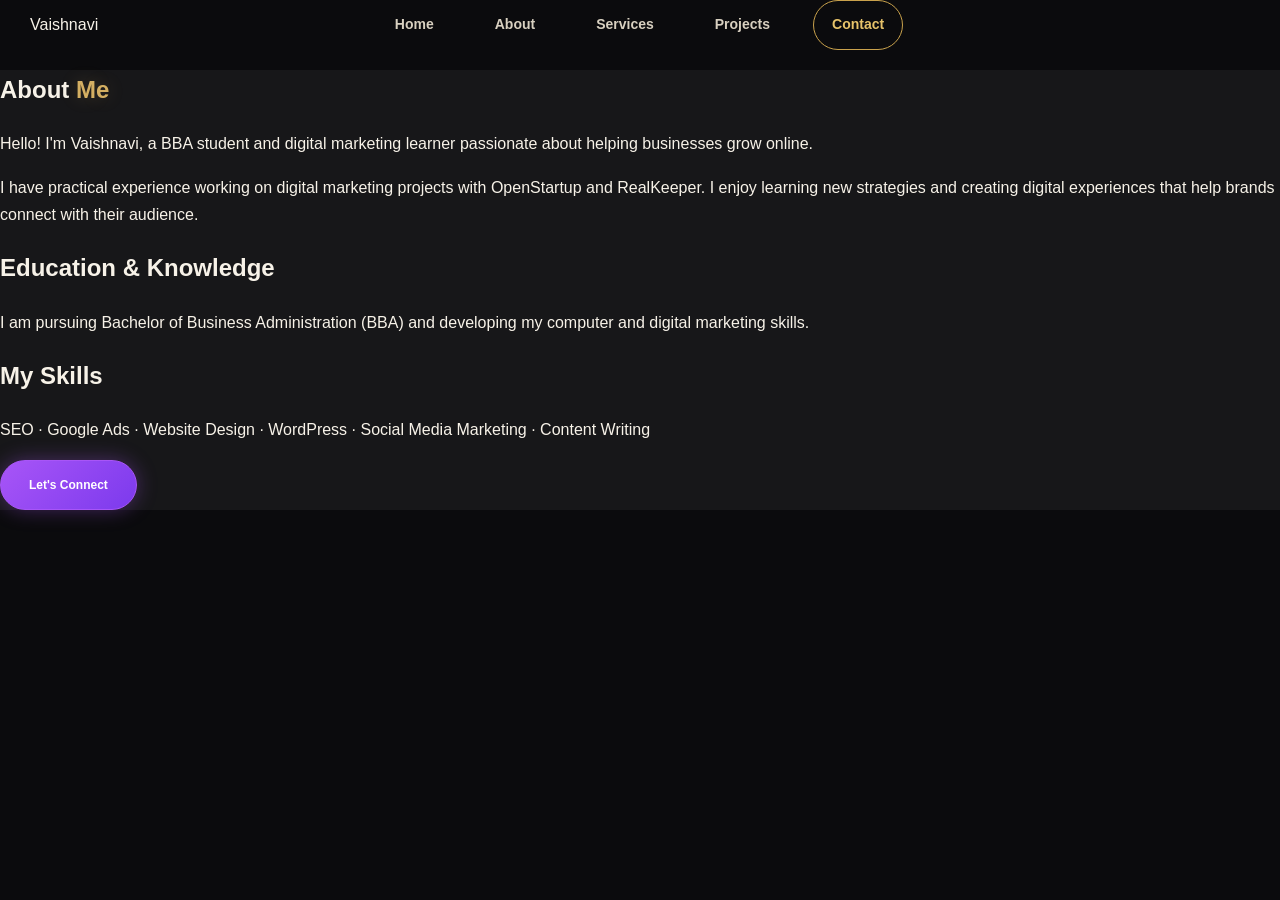
<file: text     about.html>
<!DOCTYPE html>
<html lang="en">
<head>
  <meta charset="UTF-8">
  <meta name="viewport" content="width=device-width, initial-scale=1.0">

  <title>About Vaishnavi | Digital Marketing</title>

  <link rel="stylesheet" href="style.css">
</head>

<body>

  <header>
    <nav class="navbar">
      <a href="index.html" class="logo">Vaishnavi</a>

      <div class="nav-links">
        <a href="index.html">Home</a>
        <a href="about.html">About</a>
        <a href="services.html">Services</a>
        <a href="projects.html">Projects</a>
        <a href="contact.html">Contact</a>
      </div>
    </nav>
  </header>

  <section class="about-section">
    <h1>About <span class="gold-text">Me</span></h1>

    <p>
      Hello! I'm Vaishnavi, a BBA student and digital marketing learner
      passionate about helping businesses grow online.
    </p>

    <p>
      I have practical experience working on digital marketing projects
      with OpenStartup and RealKeeper. I enjoy learning new strategies
      and creating digital experiences that help brands connect with
      their audience.
    </p>

    <h2>Education & Knowledge</h2>

    <p>
      I am pursuing Bachelor of Business Administration (BBA) and
      developing my computer and digital marketing skills.
    </p>

    <h2>My Skills</h2>

    <p>
      SEO · Google Ads · Website Design · WordPress ·
      Social Media Marketing · Content Writing
    </p>

    <a href="contact.html" class="btn btn-primary">
      Let's Connect
    </a>
  </section>

</body>
</html>
</file>
<file: style.css>
/* VAISHNAVI — premium black & gold portfolio */
:root{--bg:#0b0b0d;--bg-soft:#121214;--surface:#171719;--surface-2:#202022;--text:#f7f2e8;--muted:#b5ad9e;--line:rgba(221,174,79,.2);--gold:#d7ae59;--gold-bright:#ffe29a;--gold-deep:#9b702b;--shadow:0 22px 65px rgba(0,0,0,.34);--header:rgba(10,10,12,.9)}
html[data-theme="light"]{--bg:#faf7ef;--bg-soft:#f0e9d9;--surface:#fffdf8;--surface-2:#f7f0e2;--text:#211b12;--muted:#746b5d;--line:rgba(145,105,35,.2);--gold:#a97825;--gold-bright:#d7a84e;--gold-deep:#79531d;--shadow:0 22px 65px rgba(74,53,18,.1);--header:rgba(250,247,239,.92)}
*{box-sizing:border-box}html{scroll-behavior:smooth;scroll-padding-top:90px}
body{margin:0;background:var(--bg);color:var(--text);font-family:"DM Sans",Arial,sans-serif;line-height:1.7;transition:background .3s,color .3s}
a{color:inherit;text-decoration:none}button,input,select,textarea{font:inherit}.container{width:min(1120px,calc(100% - 48px));margin:0 auto}
.site-header{position:sticky;top:0;z-index:100;background:var(--header);border-bottom:1px solid var(--line);backdrop-filter:blur(18px)}
.nav{min-height:82px;display:flex;align-items:center;justify-content:space-between;gap:22px}
.brand{display:flex;align-items:center;font-size:13px;font-weight:800;letter-spacing:.15em}.brand-image img{width:145px;height:78px;object-fit:contain;display:block;mix-blend-mode:screen}
.brand-mark{width:36px;height:36px;display:grid;place-items:center;border-radius:12px;color:#17120a;background:linear-gradient(135deg,var(--gold-bright),var(--gold-deep));font-family:"Playfair Display",serif;font-size:21px}
.brand-dot,.gold-text{color:var(--gold-bright);text-shadow:0 0 18px rgba(215,174,89,.22)}
.nav-links{display:flex;align-items:center;gap:20px}.nav-links a{font-size:11px;font-weight:700;color:var(--muted);transition:.2s}.nav-links a:hover,.nav-links a.active{color:var(--gold-bright);text-shadow:0 0 14px rgba(215,174,89,.5)}
.theme-toggle{border:1px solid var(--line);color:var(--text);background:var(--surface);padding:9px 13px;border-radius:30px;cursor:pointer;display:flex;align-items:center;gap:8px;font-size:11px;font-weight:700}.theme-icon{color:var(--gold-bright);font-size:16px}
.menu-toggle{display:none}.section{padding:100px 0}
.hero{position:relative;overflow:hidden;padding:95px 0 28px;background:radial-gradient(ellipse at 82% 32%,rgba(215,174,89,.13),transparent 36%),radial-gradient(ellipse at 8% 80%,rgba(155,112,43,.09),transparent 32%),var(--bg)}
.hero:before{content:"";position:absolute;inset:0;pointer-events:none;background:linear-gradient(115deg,transparent 20%,rgba(255,226,154,.025) 50%,transparent 75%)}
.hero-grid{display:grid;grid-template-columns:1.15fr .85fr;align-items:center;gap:50px;min-height:500px}
.eyebrow{display:flex;align-items:center;gap:10px;color:var(--gold);font-size:10px;font-weight:800;letter-spacing:.19em;text-transform:uppercase}.eyebrow-line{width:30px;height:2px;background:linear-gradient(90deg,var(--gold-deep),var(--gold-bright))}
.hero h1{font-family:"Playfair Display",Georgia,serif;font-size:clamp(43px,6vw,72px);line-height:1.1;letter-spacing:-.04em;margin:22px 0}.hero h1 .gold-text,.section-heading h2 .gold-text,.education-card h2 .gold-text{background:linear-gradient(100deg,var(--gold-deep),var(--gold-bright),var(--gold));-webkit-background-clip:text;background-clip:text;color:transparent;text-shadow:none;filter:drop-shadow(0 0 13px rgba(215,174,89,.22))}
.hero-intro{max-width:610px;color:var(--muted);font-size:15px}.hero-intro strong{color:var(--text)}
.hero-actions{display:flex;gap:13px;flex-wrap:wrap;margin:30px 0}.btn{display:inline-flex;align-items:center;justify-content:center;gap:10px;padding:13px 21px;border-radius:9px;font-size:12px;font-weight:800;transition:transform .2s,box-shadow .2s}
.btn:hover{transform:translateY(-3px);box-shadow:0 10px 30px rgba(215,174,89,.2)}.btn-primary{background:linear-gradient(110deg,var(--gold-deep),var(--gold-bright));color:#17120a;box-shadow:0 10px 28px rgba(215,174,89,.16)}.btn-outline{border:1px solid var(--line);background:var(--surface);color:var(--text)}
.hero-note{font-size:11px;color:var(--muted);display:flex;align-items:center;gap:9px}.availability-dot{width:8px;height:8px;border-radius:50%;background:#62c58c;box-shadow:0 0 0 5px #62c58c20}
.hero-visual{height:420px;position:relative;display:grid;place-items:center}.hero-visual:before{content:"";position:absolute;width:300px;height:300px;border-radius:50%;background:radial-gradient(circle,rgba(255,226,154,.16),rgba(155,112,43,.08) 52%,transparent 70%);filter:blur(4px)}
.hero-visual:after{content:"";position:absolute;width:245px;height:245px;border-radius:50%;border:1px solid rgba(215,174,89,.22);box-shadow:0 0 45px rgba(215,174,89,.08),inset 0 0 35px rgba(215,174,89,.06)}
.hero-monogram{z-index:2;font-family:"Playfair Display",serif;font-size:170px;color:var(--gold-bright);line-height:1;text-shadow:0 0 18px rgba(255,226,154,.3),0 0 55px rgba(215,174,89,.22)}
.hero-monogram span{color:var(--gold)}.orbit{position:absolute;border:1px solid var(--gold);border-radius:50%;z-index:1;opacity:.27}.orbit-one{width:390px;height:270px;transform:rotate(-28deg)}.orbit-two{width:430px;height:320px;transform:rotate(38deg);border-color:var(--gold-bright)}
.floating-card{position:absolute;z-index:3;background:var(--surface);border:1px solid var(--line);border-radius:12px;padding:12px 16px;box-shadow:var(--shadow);font-size:10px;font-weight:800;display:flex;align-items:center;gap:9px}.card-top{top:56px;right:0}.card-bottom{bottom:60px;left:0}.mini-icon{width:27px;height:27px;border-radius:8px;display:grid;place-items:center;background:linear-gradient(135deg,var(--gold-deep),var(--gold-bright));color:#19130a}
.visual-caption{position:absolute;bottom:5px;right:5px;color:var(--muted);font-size:9px;font-weight:800;letter-spacing:.2em}
.hero-bottom{display:flex;align-items:center;gap:18px;padding:26px 0 0;color:var(--muted);font-size:9px;font-weight:800;letter-spacing:.16em}.hero-bottom-line{height:1px;background:var(--line);flex:1}
.two-column{display:grid;grid-template-columns:.8fr 1.2fr;gap:85px;align-items:start}.section-heading h2,.education-card h2{font-family:"Playfair Display",Georgia,serif;font-size:clamp(34px,4vw,48px);line-height:1.17;letter-spacing:-.025em;margin:15px 0}.section-kicker{color:var(--muted);font-size:13px}
.about-section,.projects-section,.education-section{background:var(--surface)}.about-copy p{color:var(--muted);font-size:14px;margin:0 0 18px}.about-copy .lead{font-size:18px;color:var(--text);font-weight:600}.about-copy strong{color:var(--gold-bright)}.text-link{display:inline-block;margin-top:10px;color:var(--gold-bright);font-size:13px;font-weight:800;border-bottom:1px solid var(--gold);padding-bottom:4px}
.skills-section,.experience-section{background:linear-gradient(180deg,var(--bg),var(--bg-soft))}.centered{text-align:center;margin:0 auto 42px;max-width:680px}.centered .eyebrow{justify-content:center}
.skills-grid{display:grid;grid-template-columns:repeat(4,1fr);gap:16px}.skill-card,.service-card{position:relative;padding:25px 20px;background:var(--surface);border:1px solid var(--line);border-radius:15px;box-shadow:0 8px 25px rgba(0,0,0,.06);transition:.25s;overflow:hidden}
.skill-card:before,.service-card:before{content:"";position:absolute;left:0;top:0;width:100%;height:3px;background:linear-gradient(90deg,var(--gold-deep),var(--gold-bright));transform:scaleX(0);transform-origin:left;transition:.25s}.skill-card:hover,.service-card:hover{transform:translateY(-6px);box-shadow:var(--shadow);border-color:rgba(215,174,89,.4)}.skill-card:hover:before,.service-card:hover:before{transform:scaleX(1)}
.skill-number{position:absolute;right:17px;top:13px;color:var(--muted);font-size:10px}.skill-symbol,.service-icon{width:43px;height:43px;border-radius:12px;display:grid;place-items:center;background:linear-gradient(135deg,rgba(215,174,89,.2),rgba(155,112,43,.08));color:var(--gold-bright);font-size:22px}
.skill-card h3,.service-card h3{font-size:14px;margin:17px 0 7px}.skill-card p,.service-card p{font-size:11px;color:var(--muted);margin:0}
.services-section{background:var(--surface)}.services-grid{display:grid;grid-template-columns:repeat(3,1fr);gap:16px}.service-card{padding:25px}.service-card h3{font-size:15px}
.projects-grid{display:grid;grid-template-columns:1fr 1fr;gap:22px;margin-top:35px}.project-card{overflow:hidden;border:1px solid var(--line);border-radius:17px;background:var(--bg);box-shadow:var(--shadow)}
.project-art{min-height:230px;padding:25px 30px;position:relative;display:flex;flex-direction:column;justify-content:space-between;overflow:hidden;color:#fff}.startup-art{background:radial-gradient(circle at 85% 20%,#e9c477 0,transparent 27%),linear-gradient(130deg,#20170c,#71501e 55%,#b78a3e)}.keeper-art{background:radial-gradient(circle at 85% 15%,#e7d39b 0,transparent 26%),linear-gradient(130deg,#14221f,#526b4d 55%,#9a7b3e)}
.project-art:after{content:"";position:absolute;width:190px;height:190px;border:1px solid #ffffff55;border-radius:50%;right:-35px;bottom:-90px;box-shadow:0 0 0 24px #ffffff0d,0 0 0 48px #ffffff0a}.project-art-label,.project-art-bottom{font-size:9px;font-weight:800;letter-spacing:.16em}.project-art-title{font-family:"Playfair Display",serif;font-size:52px;line-height:.98;z-index:1}.project-art-title span{color:#ffe29a}
.project-info{padding:24px}.project-meta{display:flex;justify-content:space-between;gap:12px;color:var(--gold);font-size:9px;font-weight:800;letter-spacing:.1em}.project-info h3{font-size:20px;margin:12px 0 6px}.project-info p{font-size:12px;color:var(--muted)}.tag-row{display:flex;gap:7px;flex-wrap:wrap;margin-top:16px}.tag-row span{padding:5px 9px;border-radius:20px;background:var(--bg-soft);color:var(--gold-bright);font-size:9px;font-weight:800}.project-disclaimer{font-size:10px;color:var(--muted);margin-top:18px}
.timeline{border-left:2px solid var(--line);padding-left:28px}.timeline-item{position:relative;padding:0 0 30px}.timeline-dot{position:absolute;left:-36px;top:5px;width:14px;height:14px;border-radius:50%;background:linear-gradient(135deg,var(--gold-deep),var(--gold-bright));box-shadow:0 0 0 5px var(--bg-soft)}.timeline-label{font-size:9px;font-weight:800;letter-spacing:.15em;color:var(--gold)}.timeline-item h3{margin:6px 0;font-size:18px}.timeline-item p:not(.timeline-label){color:var(--muted);font-size:12px}
.education-grid{display:grid;grid-template-columns:repeat(3,1fr);gap:16px}.education-card{display:flex;gap:16px;align-items:flex-start;padding:26px;border-radius:16px;background:var(--bg-soft);border:1px solid var(--line)}.education-icon{width:45px;height:45px;flex:0 0 45px;display:grid;place-items:center;border-radius:13px;background:linear-gradient(135deg,var(--gold-deep),var(--gold-bright));color:#1b1408;font-size:20px}.education-card h3{font-size:15px;margin:6px 0}.education-card p:not(.timeline-label){font-size:11px;color:var(--muted)}.education-highlight{background:linear-gradient(140deg,var(--surface-2),rgba(215,174,89,.1))}
.contact-section{background:radial-gradient(ellipse at 90% 10%,rgba(215,174,89,.1),transparent 35%),var(--bg)}.contact-wrap{display:grid;grid-template-columns:1fr 1fr;gap:70px;align-items:center}.contact-panel{background:var(--surface);border:1px solid var(--line);border-radius:17px;padding:18px 24px;box-shadow:var(--shadow)}.contact-link{display:flex;justify-content:space-between;align-items:center;gap:15px;padding:17px 0;border-bottom:1px solid var(--line)}.contact-link:last-of-type{border-bottom:0}.contact-link span{color:var(--muted);font-size:11px;font-weight:700}.contact-link strong{font-size:12px;color:var(--gold-bright);text-align:right;overflow-wrap:anywhere}.contact-note{font-size:10px;color:var(--muted);padding-top:10px}
.enquiry-section{background:linear-gradient(145deg,var(--bg-soft),var(--bg))}.enquiry-wrap{display:grid;grid-template-columns:.85fr 1.15fr;gap:65px;align-items:start}.enquiry-points{display:grid;gap:10px;margin-top:28px;color:var(--muted);font-size:12px}.enquiry-points span:first-letter{color:var(--gold)}
.enquiry-form{padding:30px;background:var(--surface);border:1px solid var(--line);border-radius:18px;box-shadow:var(--shadow)}.enquiry-form h3{font-family:"Playfair Display",serif;font-size:26px;margin:0}.form-intro{font-size:12px;color:var(--muted);margin:3px 0 20px}.enquiry-form label{display:block;font-size:11px;font-weight:700;margin:14px 0 6px;color:var(--text)}
.enquiry-form input,.enquiry-form select,.enquiry-form textarea{width:100%;padding:12px 13px;border:1px solid var(--line);border-radius:9px;background:var(--bg);color:var(--text);outline:none;font-size:12px;transition:.2s}.enquiry-form input:focus,.enquiry-form select:focus,.enquiry-form textarea:focus{border-color:var(--gold);box-shadow:0 0 0 3px rgba(215,174,89,.12)}.enquiry-form textarea{resize:vertical}.form-submit{width:100%;border:0;margin-top:20px;cursor:pointer}.form-privacy,.form-status{font-size:10px;color:var(--muted);margin:12px 0 0}.form-status{color:var(--gold-bright);font-weight:700}
.footer{background:#080808;color:#e9dfc9;padding:25px 0;border-top:1px solid rgba(215,174,89,.18)}.footer-inner{display:flex;align-items:center;justify-content:space-between;gap:15px;font-size:10px}.footer-brand img{width:115px;height:62px}.footer a{color:#e6c57e}.back-top{position:fixed;right:22px;bottom:22px;width:42px;height:42px;border-radius:50%;display:grid;place-items:center;background:linear-gradient(135deg,var(--gold-deep),var(--gold-bright));color:#17120a;box-shadow:var(--shadow);z-index:50}
@media(max-width:900px){.nav-links{gap:11px}.nav-links a{font-size:10px}.skills-grid{grid-template-columns:repeat(2,1fr)}.two-column{gap:45px}.hero-grid{gap:25px}.hero-visual{transform:scale(.9)}.services-grid{grid-template-columns:repeat(2,1fr)}.education-grid{grid-template-columns:1fr}}
@media(max-width:680px){.container{width:min(100% - 34px,520px)}.section{padding:75px 0}.nav{min-height:70px}.brand-image img{width:115px;height:64px}.menu-toggle{display:flex;flex-direction:column;gap:5px;border:0;background:transparent;padding:8px}.menu-toggle span{width:23px;height:2px;background:var(--text)}.nav-links{display:none;position:absolute;top:70px;left:0;right:0;padding:18px 25px 24px;background:var(--surface);border-bottom:1px solid var(--line);flex-direction:column;align-items:flex-start}.nav-links.open{display:flex}.theme-toggle{padding:8px 10px}.theme-label{display:none}.hero{padding-top:60px}.hero-grid{grid-template-columns:1fr;gap:5px}.hero h1{font-size:46px}.hero-intro{font-size:14px}.hero-visual{height:300px;transform:scale(.82);margin-top:-5px}.hero-bottom{font-size:7px;letter-spacing:.08em;gap:8px}.two-column,.contact-wrap,.enquiry-wrap{grid-template-columns:1fr;gap:25px}.section-heading h2,.education-card h2{font-size:37px}.skills-grid{grid-template-columns:1fr 1fr;gap:10px}.skill-card{padding:18px 14px}.skill-card h3{font-size:12px}.services-grid,.projects-grid{grid-template-columns:1fr}.project-art{min-height:200px}.enquiry-form{padding:22px}.footer-inner{flex-direction:column;align-items:flex-start}}
@media(max-width:390px){.skills-grid{grid-template-columns:1fr}.hero h1{font-size:41px}}


/* Orbit track for 4 floating cards */
.card-orbit-track {
  position: absolute;
  z-index: 3;
  width: 390px;
  height: 270px;
  left: 50%;
  top: 50%;
  margin-left: -195px;
  margin-top: -135px;
  animation: orbitSpin 20s linear infinite;
}

/* Keep cards upright while orbiting */
.card-orbit-track .floating-card {
  animation: orbitCounterSpin 20s linear infinite;
}

/* Reset previous card positions */
.card-orbit-track .orbit-card {
  top: auto;
  right: auto;
  bottom: auto;
  left: auto;
}

/* Creative thinking */
.card-orbit-track .orbit-card:nth-child(1) {
  top: 0;
  left: 50%;
  translate: -50% -50%;
}

/* Digital growth */
.card-orbit-track .orbit-card:nth-child(2) {
  top: 50%;
  left: 100%;
  translate: -50% -50%;
}

/* Smart marketing */
.card-orbit-track .orbit-card:nth-child(3) {
  top: 100%;
  left: 50%;
  translate: -50% -50%;
}

/* Website Design */
.card-orbit-track .orbit-card:nth-child(4) {
  top: 50%;
  left: 0;
  translate: -50% -50%;
}

/* Orbit rotation */
@keyframes orbitSpin {
  from {
    transform: rotate(0deg);
  }
  to {
    transform: rotate(360deg);
  }
}

/* Counter rotation keeps text upright */
@keyframes orbitCounterSpin {
  from {
    transform: rotate(0deg);
  }
  to {
    transform: rotate(-360deg);
  }
}

/* Hero section buttons */
.btn {
  display: inline-flex;
  align-items: center;
  justify-content: center;
  padding: 14px 28px;
  border-radius: 50px;
  font-weight: 600;
  text-decoration: none;
  transition: all 0.3s ease;
  cursor: pointer;
}

.btn-primary {
  background: linear-gradient(135deg, #a855f7, #7c3aed);
  color: #ffffff;
  border: 1px solid #a855f7;
  box-shadow: 0 0 20px rgba(168, 85, 247, 0.35);
}

.btn-primary:hover {
  transform: translateY(-4px);
  box-shadow: 0 0 30px rgba(168, 85, 247, 0.6);
}

.btn-secondary {
  background: transparent;
  color: #ffffff;
  border: 1px solid #a855f7;
}

.btn-secondary:hover {
  background: rgba(168, 85, 247, 0.15);
  transform: translateY(-4px);
}

/* =====================================
   PROJECTS PAGE - BLACK & GOLD THEME
===================================== */

.projects-page {
  width: min(1100px, 90%);
  margin: 0 auto;
  padding: 85px 0 70px;
  color: #ffffff;
}

.projects-heading {
  text-align: center;
  max-width: 720px;
  margin: 0 auto 55px;
}

.projects-label {
  color: #d4af62;
  font-size: 12px;
  letter-spacing: 3px;
  font-weight: 600;
  margin-bottom: 18px;
}

.projects-heading h1 {
  font-size: clamp(34px, 5vw, 58px);
  margin-bottom: 20px;
}

.gold-text {
  color: #d4af62;
}

.projects-description {
  color: #c4c0b8;
  font-size: 15px;
  line-height: 1.9;
}

/* PROJECT GRID */

.projects-grid {
  display: grid;
  grid-template-columns: repeat(2, minmax(0, 1fr));
  gap: 30px;
}

/* PROJECT CARD */

.project-card {
  background: #080808;
  border: 1px solid rgba(212, 175, 98, 0.28);
  border-radius: 20px;
  overflow: hidden;

  transition:
    transform 0.3s ease,
    border-color 0.3s ease,
    box-shadow 0.3s ease;
}

.project-card:hover {
  transform: translateY(-6px);
  border-color: #d4af62;
  box-shadow: 0 15px 40px rgba(212, 175, 98, 0.08);
}

/* LOGO AREA */

.project-logo-area {
  height: 190px;
  background: #000000;

  display: flex;
  align-items: center;
  justify-content: center;

  padding: 25px;
  border-bottom: 1px solid rgba(212, 175, 98, 0.18);
}

.project-logo {
  display: block;
  width: auto;
  height: auto;
  max-width: 90%;
  max-height: 125px;
  object-fit: contain;
}

/* OpenStartup logo is a wide banner */
.openstartup-logo {
  max-width: 95%;
  max-height: 125px;
}

/* RealKeeper logo is a compact wordmark */
.realkeeper-logo {
  max-width: 75%;
  max-height: 100px;
}

/* CARD CONTENT */

.project-details {
  padding: 30px;
}

.project-type {
  color: #d4af62;
  font-size: 10px;
  letter-spacing: 2.5px;
  font-weight: 600;
  margin-bottom: 12px;
}

.project-details h2 {
  color: #ffffff;
  font-size: 27px;
  margin-bottom: 15px;
}

.project-description {
  color: #c4c0b8;
  font-size: 14px;
  line-height: 1.9;
}

/* SKILL TAGS */

.project-skills {
  display: flex;
  flex-wrap: wrap;
  gap: 9px;
  margin: 22px 0;
}

.project-skills span {
  color: #d4af62;
  background: rgba(212, 175, 98, 0.07);
  border: 1px solid rgba(212, 175, 98, 0.25);

  padding: 7px 12px;
  border-radius: 50px;
  font-size: 11px;
}

/* WEBSITE LINK */

.project-website-link {
  display: inline-flex;
  align-items: center;
  gap: 10px;

  color: #d4af62;
  text-decoration: none;
  font-size: 14px;
  font-weight: 600;

  margin-top: 8px;
  transition: gap 0.2s ease;
}

.project-website-link:hover {
  gap: 15px;
}

/* CONTACT SECTION */

.projects-contact {
  text-align: center;
  margin-top: 85px;
}

.projects-contact h2 {
  color: #ffffff;
  font-size: clamp(25px, 4vw, 38px);
  margin-bottom: 15px;
}

.projects-contact p {
  color: #c4c0b8;
  margin-bottom: 25px;
}

/* MOBILE RESPONSIVE */

@media (max-width: 700px) {

  .projects-page {
    padding-top: 55px;
  }

  .projects-grid {
    grid-template-columns: 1fr;
  }

  .project-logo-area {
    height: 160px;
  }

  .project-details {
    padding: 24px;
  }

}

/* ==================================
   CONTACT PAGE - BLACK & GOLD
================================== */

.contact-page {
  width: min(1000px, 90%);
  margin: 0 auto;
  padding: 100px 0 80px;
  color: #ffffff;
}

.contact-heading {
  max-width: 700px;
  margin: 0 auto 55px;
  text-align: center;
}

.contact-label {
  color: #d4af62;
  font-size: 12px;
  letter-spacing: 3px;
  font-weight: 600;
  margin-bottom: 18px;
}

.contact-heading h1 {
  font-size: clamp(38px, 6vw, 65px);
  margin-bottom: 20px;
}

.contact-heading p:last-child {
  color: #bdb8ae;
  font-size: 15px;
  line-height: 1.9;
}

/* CONTACT DETAILS CARD */

.contact-card {
  max-width: 750px;
  margin: 0 auto;

  display: grid;
  grid-template-columns: repeat(2, 1fr);
  gap: 22px;
}

.contact-item {
  background: #080808;
  border: 1px solid rgba(212, 175, 98, 0.3);
  border-radius: 16px;
  padding: 30px;

  transition: 0.3s ease;
}

.contact-item:hover {
  border-color: #d4af62;
  transform: translateY(-4px);
}

.contact-item h2 {
  color: #d4af62;
  font-size: 17px;
  margin-bottom: 15px;
}

.contact-item a,
.contact-item p {
  color: #ffffff;
  font-size: 14px;
  line-height: 1.8;
  text-decoration: none;
  overflow-wrap: anywhere;
}

.contact-item a:hover {
  color: #d4af62;
}

/* MOBILE */

@media (max-width: 600px) {
  .contact-page {
    padding: 65px 0;
  }

  .contact-card {
    grid-template-columns: 1fr;
  }

  .contact-item {
    padding: 24px;
  }
}

/* =====================================
   CONTACT PAGE - PREMIUM ENHANCEMENT
   BLACK & GOLD ONLY
===================================== */

.contact-page {
  position: relative;
  isolation: isolate;
}

/* Subtle golden background glow */
.contact-page::before {
  content: "";
  position: absolute;
  top: 30px;
  left: 50%;
  transform: translateX(-50%);

  width: 600px;
  height: 400px;
  max-width: 100%;

  background: radial-gradient(
    ellipse,
    rgba(212, 175, 98, 0.10) 0%,
    rgba(212, 175, 98, 0.03) 45%,
    transparent 75%
  );

  z-index: -1;
  pointer-events: none;
}

/* Heading underline */
.contact-heading h1 {
  position: relative;
  display: inline-block;
}

.contact-heading h1::after {
  content: "";
  display: block;

  width: 75px;
  height: 2px;

  margin: 22px auto 0;

  background: linear-gradient(
    90deg,
    transparent,
    #d4af62,
    transparent
  );
}

/* Better heading appearance */
.contact-heading {
  animation: contactFadeIn 0.8s ease both;
}

.contact-heading h1 {
  letter-spacing: -1px;
}

/* Premium contact cards */
.contact-item {
  position: relative;
  overflow: hidden;
  min-height: 150px;
  box-shadow: 0 10px 35px rgba(0, 0, 0, 0.35);
}

/* Gold shine on hover */
.contact-item::before {
  content: "";
  position: absolute;

  top: 0;
  left: -100%;

  width: 70%;
  height: 100%;

  background: linear-gradient(
    110deg,
    transparent,
    rgba(212, 175, 98, 0.07),
    transparent
  );

  transition: left 0.6s ease;
  pointer-events: none;
}

.contact-item:hover::before {
  left: 130%;
}

.contact-item:hover {
  box-shadow: 0 15px 40px rgba(212, 175, 98, 0.08);
}

/* Small gold line above card heading */
.contact-item h2::before {
  content: "";
  display: inline-block;

  width: 18px;
  height: 2px;

  background: #d4af62;
  margin-right: 10px;
  vertical-align: middle;
}

/* Contact links */
.contact-item a {
  display: inline-block;
  transition: color 0.25s ease;
}

.contact-item a:hover {
  text-decoration: underline;
  text-decoration-color: #d4af62;
  text-underline-offset: 5px;
}

/* Entrance animation */
@keyframes contactFadeIn {
  from {
    opacity: 0;
    transform: translateY(18px);
  }

  to {
    opacity: 1;
    transform: translateY(0);
  }
}

/* Mobile adjustments */
@media (max-width: 600px) {
  .contact-page::before {
    width: 100%;
    height: 300px;
  }

  .contact-heading h1::after {
    margin-top: 18px;
  }

  .contact-item {
    min-height: auto;
  }
}

/* =====================================
   ENQUIRY FORM - BLACK & GOLD
===================================== */

.enquiry-section {
  max-width: 850px;
  margin: 90px auto 20px;
  padding: 45px;
  background: #080808;
  border: 1px solid rgba(212, 175, 98, 0.3);
  border-radius: 20px;
  box-shadow: 0 15px 45px rgba(0, 0, 0, 0.35);
}

.enquiry-heading {
  text-align: center;
  margin-bottom: 35px;
}

.enquiry-heading h2 {
  color: #ffffff;
  font-size: clamp(25px, 4vw, 36px);
  margin: 12px 0;
}

.enquiry-heading > p:last-child {
  color: #bdb8ae;
  font-size: 14px;
  line-height: 1.8;
}

/* FORM LAYOUT */

.enquiry-form {
  display: flex;
  flex-direction: column;
  gap: 22px;
}

.form-row {
  display: grid;
  grid-template-columns: 1fr 1fr;
  gap: 20px;
}

.form-group {
  display: flex;
  flex-direction: column;
  gap: 10px;
}

.form-group label {
  color: #d4af62;
  font-size: 13px;
  font-weight: 600;
}

/* INPUTS */

.form-group input,
.form-group select,
.form-group textarea {
  width: 100%;
  box-sizing: border-box;

  background: #000000;
  color: #ffffff;

  border: 1px solid rgba(212, 175, 98, 0.25);
  border-radius: 10px;

  padding: 15px 16px;
  font-family: inherit;
  font-size: 14px;

  outline: none;
  transition: border-color 0.25s ease,
              box-shadow 0.25s ease;
}

.form-group input::placeholder,
.form-group textarea::placeholder {
  color: #77736b;
}

.form-group input:focus,
.form-group select:focus,
.form-group textarea:focus {
  border-color: #d4af62;
  box-shadow: 0 0 0 3px rgba(212, 175, 98, 0.08);
}

.form-group select {
  cursor: pointer;
}

.form-group select option {
  background: #000000;
  color: #ffffff;
}

.form-group textarea {
  resize: vertical;
  min-height: 140px;
}

/* SEND BUTTON */

.enquiry-submit {
  align-self: flex-start;

  background: #d4af62;
  color: #000000;

  border: 1px solid #d4af62;
  border-radius: 50px;

  padding: 15px 28px;
  font-family: inherit;
  font-size: 14px;
  font-weight: 700;

  cursor: pointer;
  transition: background 0.25s ease,
              color 0.25s ease,
              transform 0.25s ease;
}

.enquiry-submit span {
  margin-left: 12px;
}

.enquiry-submit:hover {
  background: transparent;
  color: #d4af62;
  transform: translateY(-2px);
}

/* MOBILE */

@media (max-width: 600px) {
  .enquiry-section {
    margin-top: 60px;
    padding: 25px 20px;
  }

  .form-row {
    grid-template-columns: 1fr;
  }

  .enquiry-submit {
    width: 100%;
    justify-content: center;
  }
}

/* Contact Page - Project Enquiry Form */

.portfolio-enquiry {
  display: grid;
  grid-template-columns: 1fr 1.15fr;
  gap: 50px;
  align-items: center;
  max-width: 1200px;
  margin: 70px auto;
  padding: 40px 24px;
  color: #f5f1e8;
}

.enquiry-intro {
  max-width: 520px;
}

.enquiry-label {
  color: #d6ad55;
  font-size: 13px;
  letter-spacing: 3px;
  font-weight: 700;
}

.enquiry-intro h1 {
  font-size: clamp(38px, 5vw, 62px);
  line-height: 1.12;
  margin: 20px 0;
}

.enquiry-intro h1 span {
  display: block;
  color: #d6ad55;
}

.enquiry-description {
  color: #bdb7ad;
  line-height: 1.8;
  margin-bottom: 28px;
}

.enquiry-services {
  list-style: none;
  padding: 0;
  margin: 0;
}

.enquiry-services li {
  color: #c7c0b5;
  margin: 18px 0;
}

.enquiry-card {
  background: #171717;
  border: 1px solid rgba(214, 173, 85, 0.25);
  border-radius: 18px;
  padding: 32px;
  box-shadow: 0 15px 45px rgba(0, 0, 0, 0.25);
}

.enquiry-card h2 {
  font-size: 30px;
  margin: 0 0 8px;
  color: #f5f1e8;
}

.enquiry-subtitle {
  color: #aaa399;
  margin-bottom: 28px;
}

#whatsappEnquiryForm {
  display: flex;
  flex-direction: column;
}

#whatsappEnquiryForm label {
  color: #e8e1d5;
  font-size: 13px;
  font-weight: 600;
  margin: 16px 0 9px;
}

#whatsappEnquiryForm input,
#whatsappEnquiryForm select,
#whatsappEnquiryForm textarea {
  width: 100%;
  box-sizing: border-box;
  background: #090909;
  border: 1px solid rgba(214, 173, 85, 0.25);
  border-radius: 10px;
  padding: 15px;
  color: #f5f1e8;
  font: inherit;
  outline: none;
}

#whatsappEnquiryForm input:focus,
#whatsappEnquiryForm select:focus,
#whatsappEnquiryForm textarea:focus {
  border-color: #d6ad55;
}

#whatsappEnquiryForm textarea {
  resize: vertical;
}

.enquiry-submit {
  margin-top: 25px;
  padding: 17px 20px;
  border: none;
  border-radius: 50px;
  background: linear-gradient(135deg, #d6ad55, #f0d18a);
  color: #111;
  font-size: 15px;
  font-weight: 700;
  cursor: pointer;
  transition: transform 0.2s ease;
}

.enquiry-submit:hover {
  transform: translateY(-3px);
}

.enquiry-submit span {
  margin-left: 8px;
}

.enquiry-note {
  color: #aaa399;
  font-size: 12px;
  line-height: 1.6;
  margin-top: 15px;
}

@media (max-width: 800px) {
  .portfolio-enquiry {
    grid-template-columns: 1fr;
    gap: 30px;
    margin: 35px auto;
    padding: 25px 18px;
  }

  .enquiry-card {
    padding: 22px;
  }

  .enquiry-card h2 {
    font-size: 25px;
  }
}

/* Premium Enquiry Form Styling */

.portfolio-enquiry {
  position: relative;
  overflow: hidden;
  background: radial-gradient(
    circle at top left,
    rgba(214, 173, 85, 0.09),
    transparent 45%
  );
  border-radius: 25px;
  animation: enquiryFadeIn 1s ease both;
}

/* Golden decorative glow */

.portfolio-enquiry::before {
  content: "";
  position: absolute;
  width: 250px;
  height: 250px;
  top: -100px;
  left: -100px;
  background: rgba(214, 173, 85, 0.08);
  filter: blur(70px);
  border-radius: 50%;
  pointer-events: none;
}

/* Heading style */

.enquiry-intro h1 {
  letter-spacing: -1.5px;
  text-shadow: 0 0 25px rgba(214, 173, 85, 0.12);
}

.enquiry-intro h1 span {
  background: linear-gradient(
    90deg,
    #c99a3d,
    #f5d98b,
    #c99a3d
  );
  background-clip: text;
  -webkit-background-clip: text;
  color: transparent;
}

/* Service list */

.enquiry-services li {
  transition: transform 0.3s ease, color 0.3s ease;
}

.enquiry-services li:hover {
  color: #f0d18a;
  transform: translateX(8px);
}

/* Form card */

.enquiry-card {
  position: relative;
  background: linear-gradient(
    145deg,
    #191919,
    #101010
  );
  border: 1px solid rgba(214, 173, 85, 0.35);
  box-shadow:
    0 20px 60px rgba(0, 0, 0, 0.45),
    0 0 25px rgba(214, 173, 85, 0.04);
  transition: transform 0.35s ease, box-shadow 0.35s ease;
}

.enquiry-card:hover {
  transform: translateY(-5px);
  box-shadow:
    0 25px 70px rgba(0, 0, 0, 0.55),
    0 0 35px rgba(214, 173, 85, 0.10);
}

/* Form heading */

.enquiry-card h2 {
  color: #f5d98b;
  letter-spacing: -0.5px;
}

.enquiry-subtitle {
  font-size: 14px;
}

/* Input focus effects */

#whatsappEnquiryForm input,
#whatsappEnquiryForm select,
#whatsappEnquiryForm textarea {
  transition: border 0.3s ease, box-shadow 0.3s ease;
}

#whatsappEnquiryForm input:focus,
#whatsappEnquiryForm select:focus,
#whatsappEnquiryForm textarea:focus {
  border-color: #d6ad55;
  box-shadow: 0 0 15px rgba(214, 173, 85, 0.12);
}

/* Stylish WhatsApp button */

.enquiry-submit {
  position: relative;
  overflow: hidden;
  background: linear-gradient(
    120deg,
    #b8892e,
    #f5d98b,
    #c99a3d
  );
  box-shadow: 0 8px 25px rgba(214, 173, 85, 0.18);
  letter-spacing: 0.3px;
}

.enquiry-submit:hover {
  box-shadow: 0 12px 35px rgba(214, 173, 85, 0.30);
  transform: translateY(-4px) scale(1.01);
}

/* Smooth entrance animation */

@keyframes enquiryFadeIn {
  from {
    opacity: 0;
    transform: translateY(25px);
  }

  to {
    opacity: 1;
    transform: translateY(0);
  }
}

/* Mobile adjustment */

@media (max-width: 600px) {
  .portfolio-enquiry {
    border-radius: 15px;
  }

  .enquiry-intro h1 {
    letter-spacing: -1px;
  }

  .enquiry-card {
    border-radius: 15px;
  }
}

/* ===== Premium About Page ===== */

.about-page {
  max-width: 1200px;
  margin: 60px auto;
  padding: 30px 24px;
  color: #f5f1e8;
  animation: aboutAppear 0.8s ease;
}

.about-hero {
  display: grid;
  grid-template-columns: 1.2fr 0.8fr;
  gap: 50px;
  align-items: center;
  padding: 55px 40px;
  border: 1px solid rgba(214, 173, 85, 0.22);
  border-radius: 24px;
  background: radial-gradient(
    circle at top left,
    rgba(214, 173, 85, 0.10),
    transparent 45%
  ), #111;
}

.about-eyebrow {
  color: #d6ad55;
  font-size: 12px;
  letter-spacing: 3px;
  font-weight: 700;
}

.about-intro h1 {
  font-size: clamp(42px, 6vw, 70px);
  line-height: 1.1;
  margin: 20px 0;
}

.about-intro h1 span,
.about-info-card h2 span {
  color: #d6ad55;
}

.about-lead {
  font-size: 19px;
  line-height: 1.8;
  color: #e5dfd4;
}

.about-description {
  color: #aaa399;
  line-height: 1.9;
  margin: 20px 0 30px;
}

.about-button {
  display: inline-block;
  padding: 15px 28px;
  border-radius: 50px;
  background: linear-gradient(120deg, #b8892e, #f0d18a);
  color: #111;
  font-weight: 700;
  text-decoration: none;
  transition: 0.3s ease;
}

.about-button:hover {
  transform: translateY(-4px);
  box-shadow: 0 10px 30px rgba(214, 173, 85, 0.25);
}

/* Highlight cards */

.about-highlight {
  display: grid;
  gap: 18px;
}

.about-highlight-card {
  padding: 25px;
  border-radius: 16px;
  border: 1px solid rgba(214, 173, 85, 0.25);
  background: #191919;
  transition: 0.3s ease;
}

.about-highlight-card:hover {
  transform: translateX(7px);
  border-color: #d6ad55;
  box-shadow: 0 0 25px rgba(214, 173, 85, 0.08);
}

.highlight-number {
  display: block;
  color: #e4bd68;
  font-size: 30px;
  font-weight: 800;
}

.about-highlight-card p {
  color: #bdb7ad;
  margin: 8px 0 0;
}

/* Education and skills */

.about-details {
  display: grid;
  grid-template-columns: 1fr 1fr;
  gap: 25px;
  margin-top: 30px;
}

.about-info-card {
  padding: 32px;
  border-radius: 18px;
  background: #151515;
  border: 1px solid rgba(214, 173, 85, 0.22);
  transition: 0.3s ease;
}

.about-info-card:hover {
  transform: translateY(-5px);
  border-color: rgba(214, 173, 85, 0.55);
}

.about-info-card h2 {
  font-size: 28px;
  margin: 15px 0;
}

.about-info-card > p:last-child {
  color: #bdb7ad;
  line-height: 1.8;
}

/* Skill chips */

.about-skill-list {
  display: flex;
  flex-wrap: wrap;
  gap: 12px;
  margin-top: 22px;
}

.about-skill-list span {
  padding: 10px 16px;
  border-radius: 30px;
  border: 1px solid rgba(214, 173, 85, 0.35);
  color: #e5c477;
  background: rgba(214, 173, 85, 0.06);
  transition: 0.3s ease;
}

.about-skill-list span:hover {
  background: #d6ad55;
  color: #111;
  transform: translateY(-3px);
}

/* Entrance animation */

@keyframes aboutAppear {
  from {
    opacity: 0;
    transform: translateY(20px);
  }

  to {
    opacity: 1;
    transform: translateY(0);
  }
}

/* Mobile responsive */

@media (max-width: 800px) {
  .about-page {
    margin: 25px auto;
    padding: 15px;
  }

  .about-hero {
    grid-template-columns: 1fr;
    gap: 30px;
    padding: 30px 22px;
  }

  .about-details {
    grid-template-columns: 1fr;
  }

  .about-info-card {
    padding: 25px;
  }
}

/* ===== Premium Services Page ===== */

.services-section {
  max-width: 1200px;
  margin: 70px auto;
  padding: 30px 24px;
  text-align: center;
}

.services-section h1 {
  font-size: clamp(38px, 5vw, 58px);
  margin-bottom: 18px;
}

.services-section > p {
  max-width: 700px;
  margin: 0 auto 45px;
  color: #bdb7ad;
  font-size: 17px;
  line-height: 1.8;
}

/* Service card grid */

.services-container {
  display: grid;
  grid-template-columns: repeat(3, minmax(0, 1fr));
  gap: 24px;
  text-align: left;
}

.service-card {
  padding: 32px 28px;
  min-height: 210px;
  border-radius: 18px;
  border: 1px solid rgba(214, 173, 85, 0.25);
  background: linear-gradient(145deg, #191919, #101010);
  transition: 0.35s ease;
  position: relative;
  overflow: hidden;
}

.service-card::before {
  content: "";
  position: absolute;
  top: 0;
  left: 0;
  width: 45px;
  height: 3px;
  background: #d6ad55;
  transition: width 0.35s ease;
}

.service-card:hover::before {
  width: 100%;
}

.service-card:hover {
  transform: translateY(-8px);
  border-color: #d6ad55;
  box-shadow: 0 15px 35px rgba(214, 173, 85, 0.10);
}

.service-card h2 {
  color: #f5f1e8;
  font-size: 23px;
  line-height: 1.4;
  margin: 18px 0;
}

.service-card p {
  color: #bdb7ad;
  font-size: 15px;
  line-height: 1.8;
}

/* Tablet */

@media (max-width: 950px) {
  .services-container {
    grid-template-columns: repeat(2, minmax(0, 1fr));
  }
}

/* Mobile */

@media (max-width: 600px) {
  .services-section {
    margin: 35px auto;
    padding: 20px 16px;
  }

  .services-container {
    grid-template-columns: 1fr;
    gap: 18px;
  }

  .service-card {
    min-height: auto;
    padding: 26px 22px;
  }
}
/* Stylish Black & Gold Navigation */

.site-header {
    background: rgba(8, 8, 8, 0.96);
    border-bottom: 1px solid rgba(212, 170, 75, 0.25);
    backdrop-filter: blur(12px);
}

.nav-links {
    display: flex;
    align-items: center;
    gap: 12px;
}

.nav-links a {
    color: #d8d0c0;
    text-decoration: none;
    padding: 12px 18px;
    border-radius: 30px;
    font-size: 14px;
    font-weight: 600;
    transition: all 0.3s ease;
}

.nav-links a:hover {
    color: #f0c96b;
    background: rgba(212, 170, 75, 0.12);
    box-shadow: 0 0 15px rgba(212, 170, 75, 0.12);
}

/* Contact menu highlight */
.nav-links a[href="contact.html"] {
    border: 1px solid #c9a24c;
    color: #e7c36a;
}

.nav-links a[href="contact.html"]:hover {
    background: linear-gradient(135deg, #c9a24c, #f3d58a);
    color: #111;
}

/* Mobile menu spacing */
@media (max-width: 768px) {
    .nav-links {
        gap: 6px;
    }

    .nav-links a {
        padding: 10px 13px;
        font-size: 13px;
    }
}

/* Center content on inner pages */

.about-page,
.services-section,
.projects-section,
.contact-section {
    max-width: 1200px;
    margin-left: auto;
    margin-right: auto;
}

/* Center and align the navigation */

.site-header .nav.container {
    max-width: 1200px;
    width: 100%;
    margin: 0 auto;
    padding: 14px 24px;
    display: flex;
    align-items: center;
    justify-content: space-between;
    gap: 24px;
    box-sizing: border-box;
}

.site-header .brand-image {
    flex-shrink: 0;
}

.site-header .nav-links {
    display: flex;
    align-items: center;
    justify-content: center;
    flex: 1;
    gap: 10px;
}

.site-header .theme-toggle {
    flex-shrink: 0;
    margin-left: auto;
}

@media (max-width: 768px) {
    .site-header .nav.container {
        padding: 12px 16px;
        gap: 10px;
    }

    .site-header .nav-links {
        gap: 4px;
    }
}

/* Center navigation on inner pages */
.navbar {
    display: flex;
    align-items: center;
    justify-content: center;
    position: relative;
    width: 100%;
}

.navbar .logo {
    position: absolute;
    left: 30px;
}

.navbar .nav-links {
    display: flex;
    justify-content: center;
    align-items: center;
    gap: 25px;
    margin: 0 auto;
}
.logo img {
  height: 55px;
  width: auto;
  display: block;
  object-fit: contain;
}
</file>
